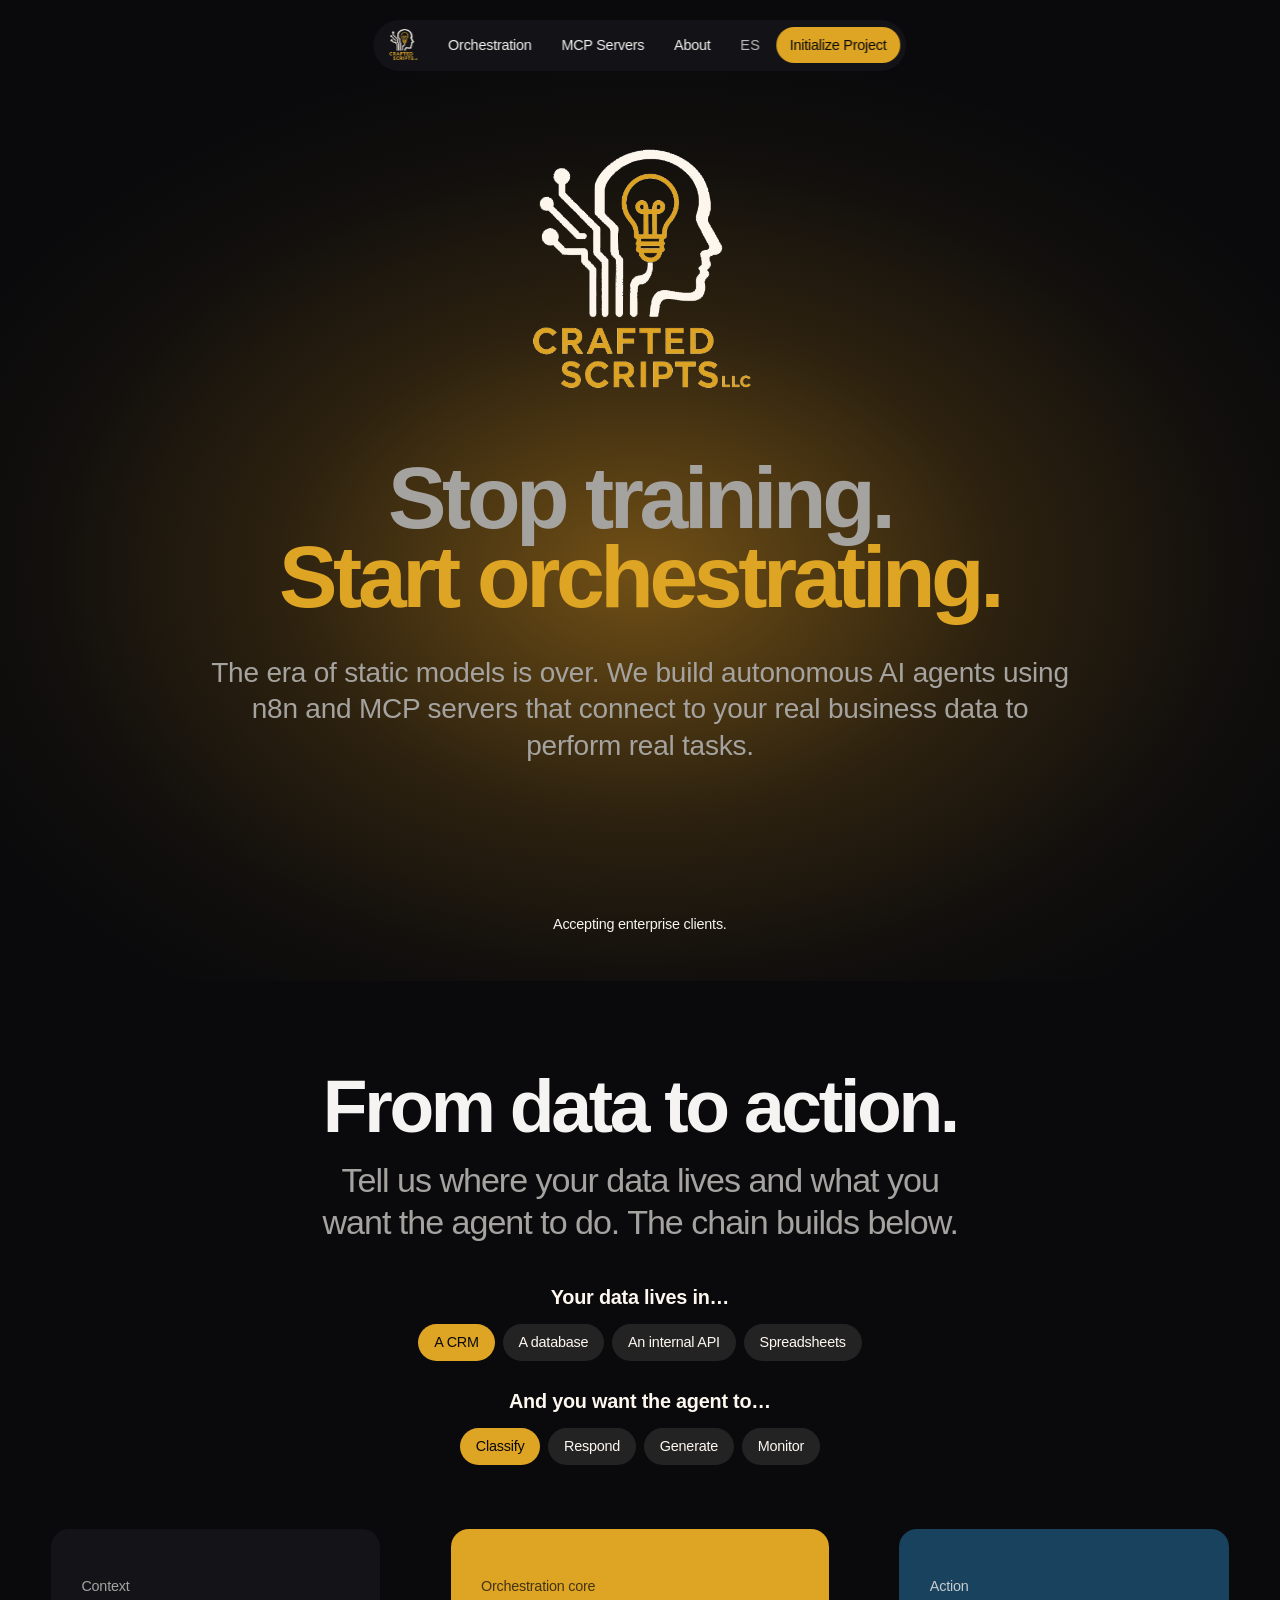
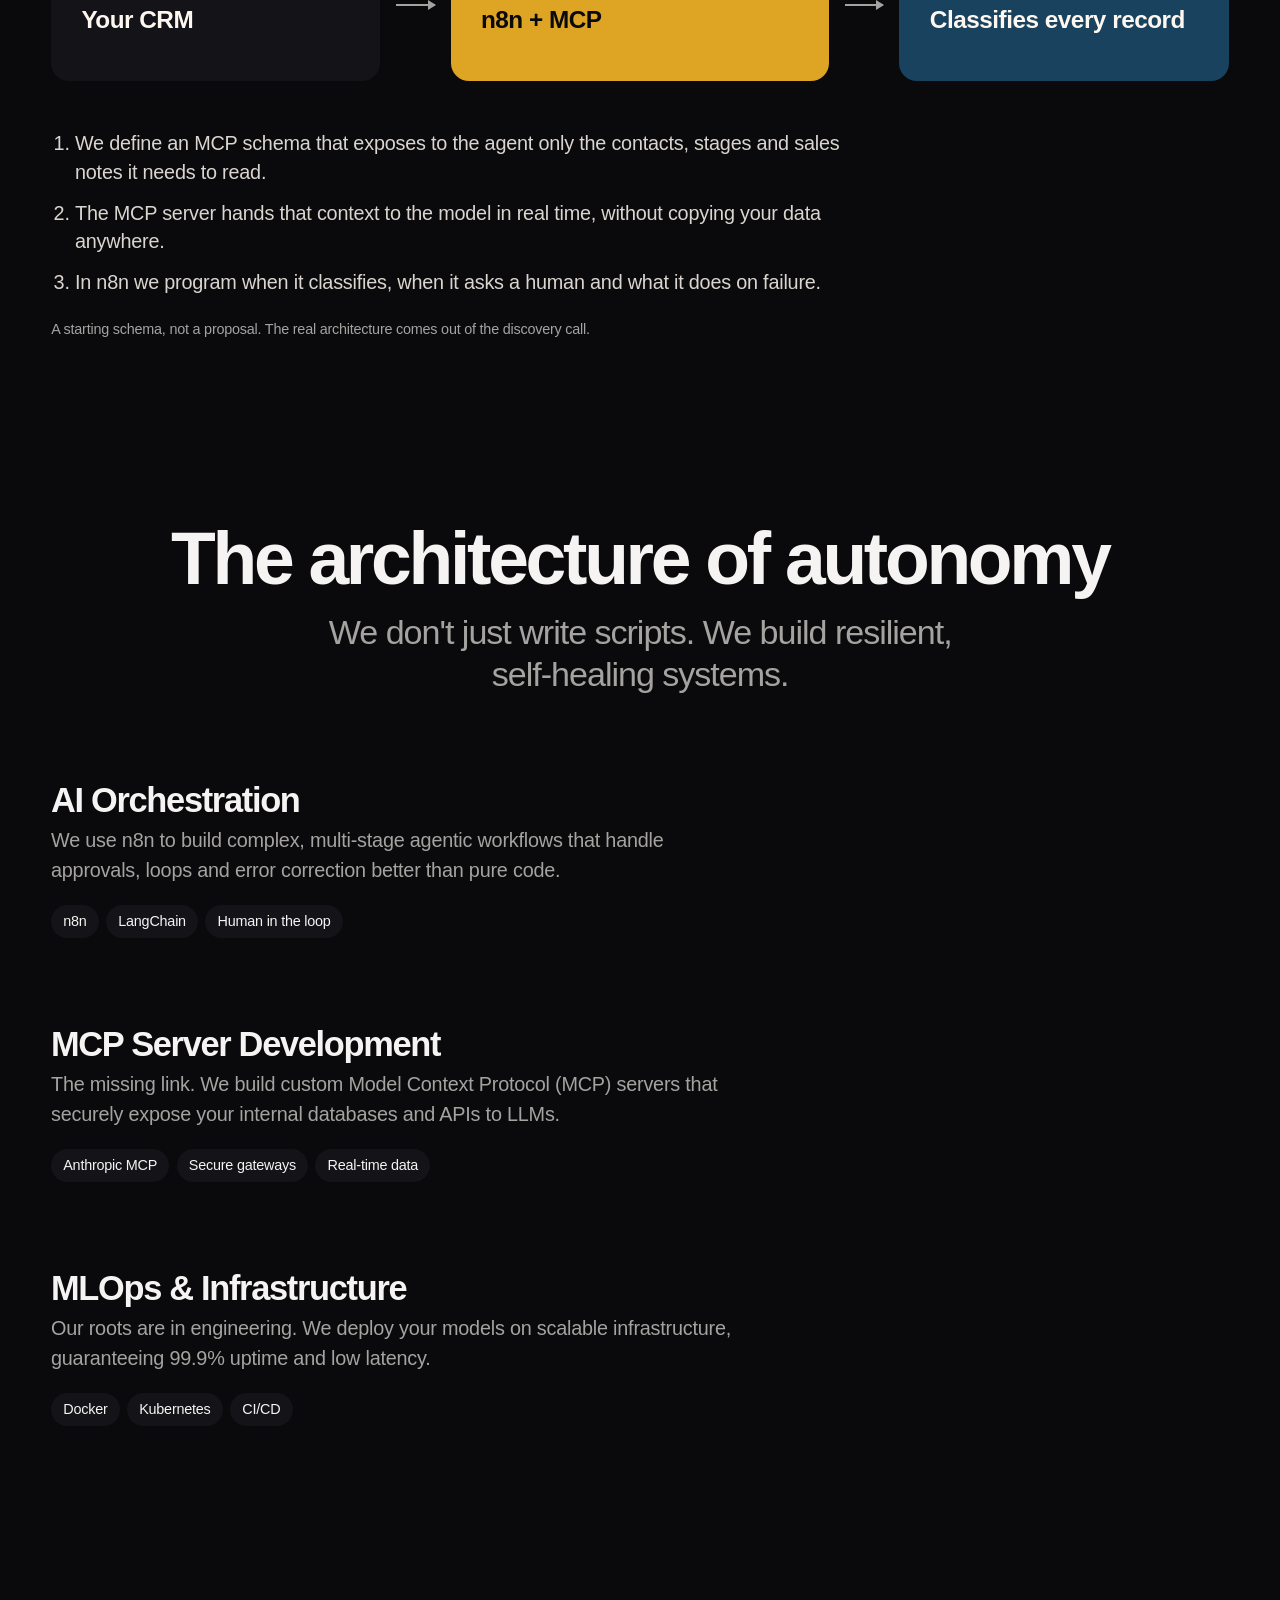
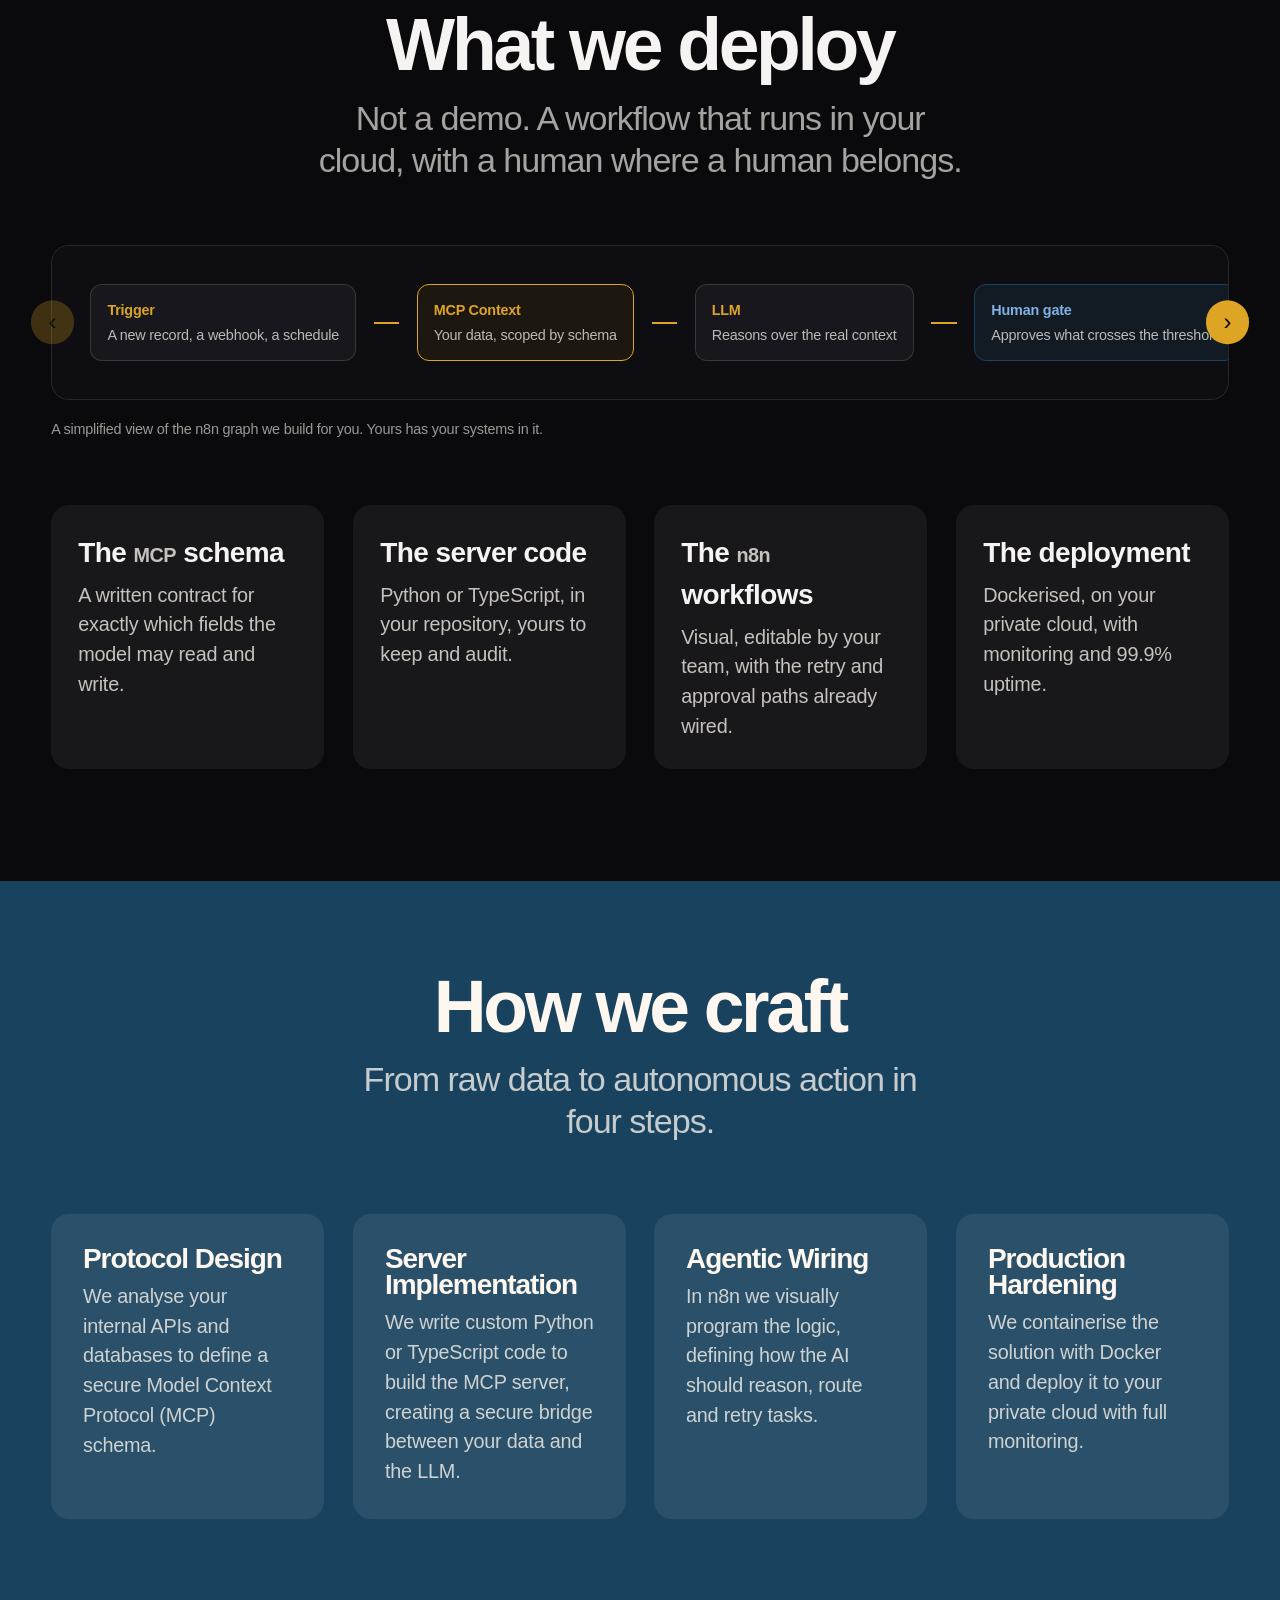
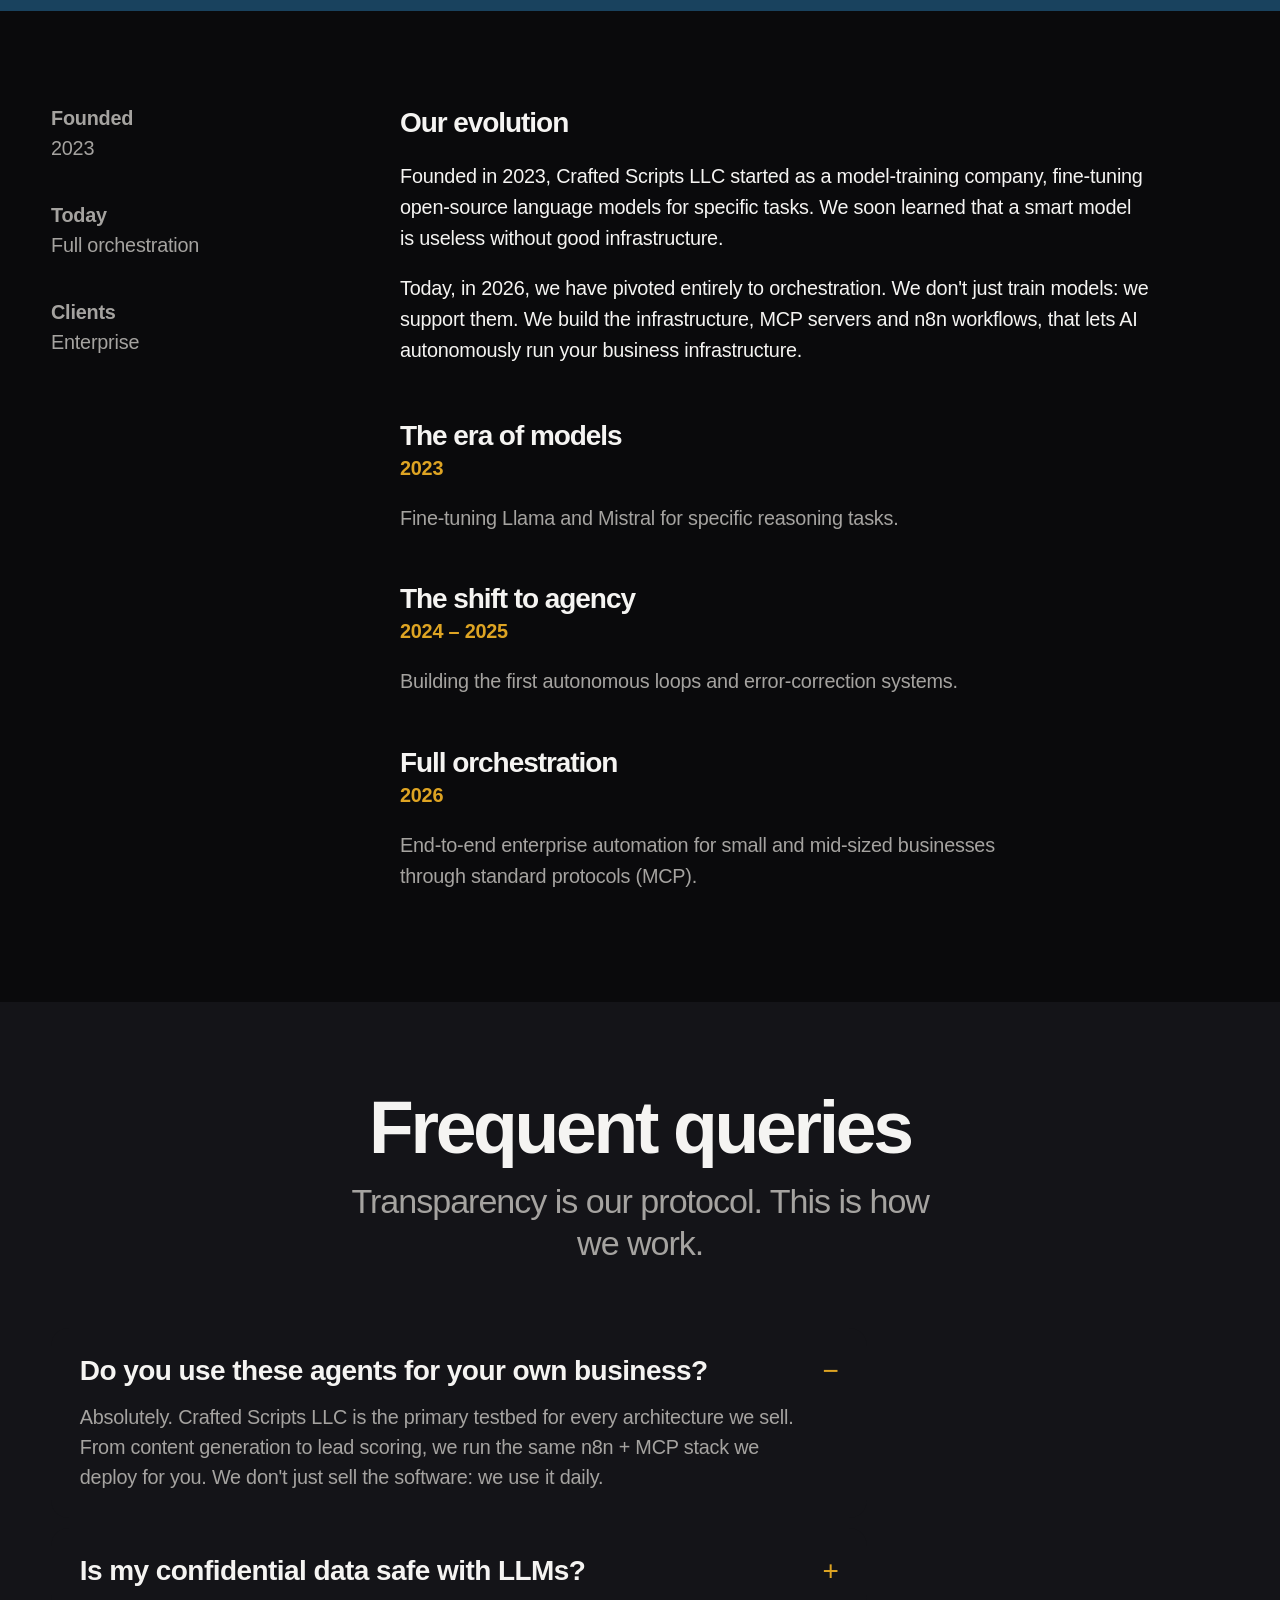
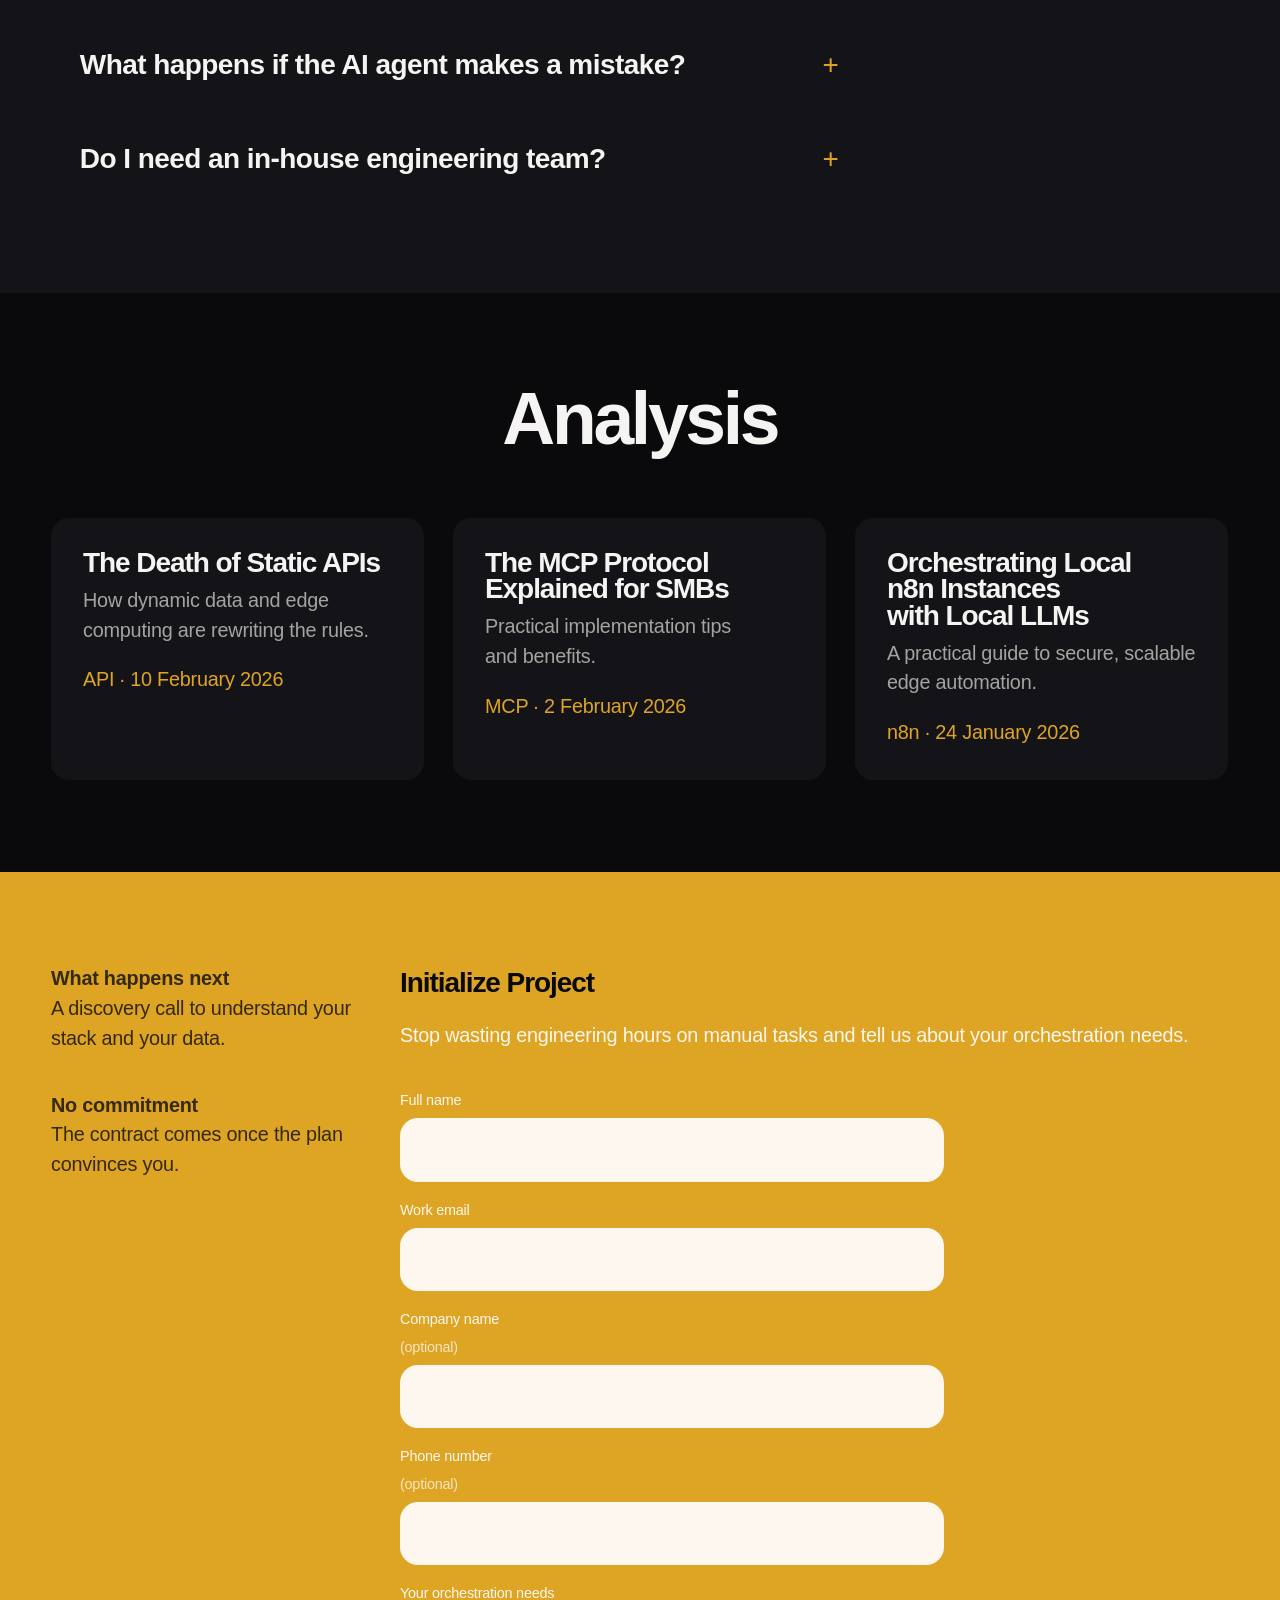
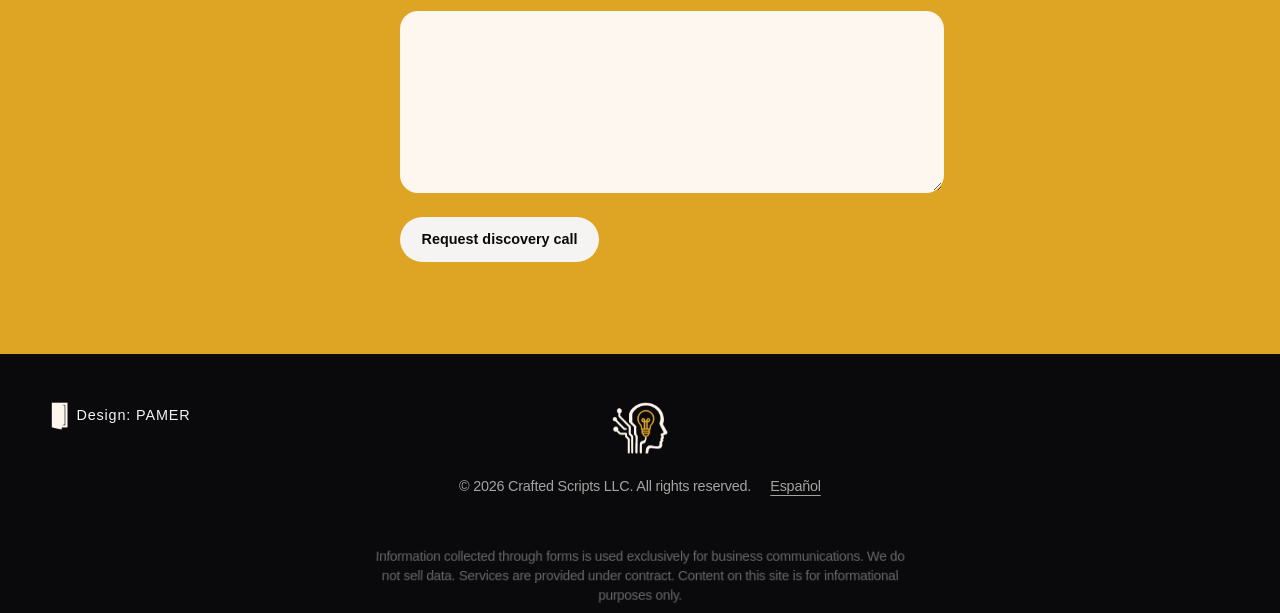
<file: crafted-scripts-web/index.html>
<!DOCTYPE html>
<html lang="en">
<head>
  <meta charset="UTF-8" />
  <meta name="viewport" content="width=device-width, initial-scale=1.0" />
  <title>Crafted Scripts LLC — Agent orchestration with n8n and MCP</title>
  <meta name="description" content="We build autonomous AI agents using n8n and MCP servers that connect to your real business data to perform real tasks. Crafted Scripts LLC." />
  <link rel="alternate" hreflang="es" href="index.es.html">
  <link rel="alternate" hreflang="en" href="index.html">
  <link rel="preconnect" href="https://api.fontshare.com">
  <link rel="preconnect" href="https://cdn.fontshare.com" crossorigin>
  <link rel="stylesheet" href="css/site.css">
  <link rel="stylesheet" href="css/index.css">
  <link rel="stylesheet" href="css/pages.css">
  <link rel="stylesheet" href="css/brandkit.css">
  <link rel="stylesheet" href="css/orquesta.css">
</head>
<body>

<a class="skip" href="#main">Skip to content</a>

<nav class="nav">
  <a class="nav__mark" href="#top" aria-label="Crafted Scripts LLC, home">
    <img src="img/logo/logo-principal-oscuro.png" alt="Crafted Scripts LLC" translate="no" width="1024" height="1024">
  </a>
  <button class="burger" type="button" aria-label="Menu" aria-expanded="false" aria-controls="navlinks"><span></span></button>
  <div class="nav__links" id="navlinks">
    <a href="#services">Orchestration</a>
    <a href="#services">MCP Servers</a>
    <a href="#about">About</a>
    <a class="lang" href="index.es.html" hreflang="es" lang="es">ES</a>
    <a class="btn" href="#contact">Initialize Project</a>
  </div>
</nav>

<main id="main">

  <!-- ============ 1. Hero ============ -->
  <section class="hero hero--orq" id="top" data-chapter="paper">
    <div class="hero__inner wrap">
      <div class="hero__logo tilt" data-rise>
        <img src="img/logo/logo-principal-oscuro.png" alt="Crafted Scripts LLC" translate="no" width="1024" height="1024">
      </div>

      <h1 class="hero__claim" data-split>
        <span class="t-soft">Stop training.</span>
        <span class="t-full">Start orchestrating.</span>
      </h1>

      <p class="hero__support" data-rise>The era of static models is over. We build autonomous AI agents using <span translate="no">n8n</span> and <span translate="no">MCP</span> servers that connect to your real business data to perform real tasks.</p>

      <div class="hero__actions" data-rise>
        <a class="btn" href="#contact">Build your agent</a>
        <a class="btn btn--pale" href="#process">View architecture</a>
      </div>

      <p class="hero__note muted" data-rise>Accepting enterprise clients.</p>
    </div>
  </section>

  <!-- ============ 2. The core, running ============ -->
  <section id="core" class="field field--ink" data-chapter="ink">
    <div class="wrap" data-craft>
      <h2 class="head" data-rise>From data to action.</h2>
      <p class="statement statement--wide muted" style="margin-top:1.1rem" data-rise>Tell us where your data lives and what you want the agent to do. The chain builds below.</p>

      <div class="craft__controls" style="margin-top:2.5rem">
        <div class="craft__group">
          <span>Your data lives in…</span>
          <div class="craft__opts">
            <label><input type="radio" name="sector" value="crm" checked> A CRM</label>
            <label><input type="radio" name="sector" value="bd"> A database</label>
            <label><input type="radio" name="sector" value="api"> An internal API</label>
            <label><input type="radio" name="sector" value="hojas"> Spreadsheets</label>
          </div>
        </div>
        <div class="craft__group">
          <span>And you want the agent to…</span>
          <div class="craft__opts">
            <label><input type="radio" name="meta" value="clasifique" checked> Classify</label>
            <label><input type="radio" name="meta" value="responda"> Respond</label>
            <label><input type="radio" name="meta" value="genere"> Generate</label>
            <label><input type="radio" name="meta" value="vigile"> Monitor</label>
          </div>
        </div>
      </div>

      <div class="pipe flip" data-rise>
        <div class="flip__face pipe__inner">
          <figure class="pipe__node pipe__node--in">
            <figcaption>Context</figcaption>
            <p data-craft-source>Your CRM</p>
          </figure>

          <span class="pipe__arrow" aria-hidden="true"></span>

          <figure class="pipe__node pipe__node--core">
            <figcaption>Orchestration core</figcaption>
            <p>n8n + MCP</p>
          </figure>

          <span class="pipe__arrow" aria-hidden="true"></span>

          <figure class="pipe__node pipe__node--out">
            <figcaption>Action</figcaption>
            <p data-craft-title>Classifies every record</p>
          </figure>
        </div>
      </div>

      <ol class="pipe__steps" data-craft-steps>
        <li>We define an <span translate="no">MCP</span> schema that exposes to the agent only the contacts, stages and sales notes it needs to read.</li>
        <li>The <span translate="no">MCP</span> server hands that context to the model in real time, without copying your data anywhere.</li>
        <li>In <span translate="no">n8n</span> we program when it classifies, when it asks a human and what it does on failure.</li>
      </ol>
      <p class="craft__note muted">A starting schema, not a proposal. The real architecture comes out of the discovery call.</p>
    </div>
  </section>

  <!-- ============ 3. Services ============ -->
  <section id="services" class="field field--paper" data-chapter="paper">
    <div class="wrap">
      <h2 class="head" data-rise>The architecture of autonomy</h2>
      <p class="statement statement--wide muted" style="margin-top:1.1rem" data-rise>We don't just write scripts. We build resilient, self-healing systems.</p>

      <div class="alt" style="margin-top:clamp(3rem,7vw,6rem)" data-stagger>
        <article class="alt__item alt__item--text lift" data-rise>
          <div class="lift__face">
            <h3 class="alt__title">AI Orchestration</h3>
            <p class="alt__text muted">We use <span translate="no">n8n</span> to build complex, multi-stage agentic workflows that handle approvals, loops and error correction better than pure code.</p>
            <ul class="tags"><li>n8n</li><li>LangChain</li><li>Human in the loop</li></ul>
          </div>
        </article>

        <article class="alt__item alt__item--text lift" data-rise>
          <div class="lift__face">
            <h3 class="alt__title">MCP Server Development</h3>
            <p class="alt__text muted">The missing link. We build custom Model Context Protocol (<span translate="no">MCP</span>) servers that securely expose your internal databases and APIs to LLMs.</p>
            <ul class="tags"><li>Anthropic MCP</li><li>Secure gateways</li><li>Real-time data</li></ul>
          </div>
        </article>

        <article class="alt__item alt__item--text lift" data-rise>
          <div class="lift__face">
            <h3 class="alt__title">MLOps &amp; Infrastructure</h3>
            <p class="alt__text muted">Our roots are in engineering. We deploy your models on scalable infrastructure, guaranteeing 99.9% uptime and low latency.</p>
            <ul class="tags"><li>Docker</li><li>Kubernetes</li><li>CI/CD</li></ul>
          </div>
        </article>
      </div>
    </div>
  </section>


  <!-- ============ What we deploy ============ -->
  <section id="deploy" class="field field--ink" data-chapter="ink">
    <div class="wrap">
      <h2 class="head" data-rise>What we deploy</h2>
      <p class="statement statement--wide muted" style="margin-top:1.1rem" data-rise>Not a demo. A workflow that runs in your cloud, with a human where a human belongs.</p>

      <div class="rail">
        <button class="rail__btn rail__btn--prev" type="button" aria-label="Previous steps" data-rail="-1">&lsaquo;</button>
        <button class="rail__btn rail__btn--next" type="button" aria-label="Next steps" data-rail="1">&rsaquo;</button>
      <div class="canvas" data-ui data-rise>
        <div class="canvas__row">
          <div class="node"><b>Trigger</b><span>A new record, a <span translate="no">webhook</span>, a schedule</span></div>
          <span class="wire" style="--wire-d:0ms"></span>
          <div class="node node--core"><b>MCP Context</b><span>Your data, scoped by schema</span></div>
          <span class="wire" style="--wire-d:350ms"></span>
          <div class="node"><b>LLM</b><span>Reasons over the real context</span></div>
          <span class="wire" style="--wire-d:700ms"></span>
          <div class="node node--human"><b>Human gate</b><span>Approves what crosses the threshold</span></div>
          <span class="wire" style="--wire-d:1050ms"></span>
          <div class="node"><b>Action</b><span>Writes back, sends, files, alerts</span></div>
          <span class="wire" style="--wire-d:1400ms"></span>
          <div class="node"><b>Retry &amp; log</b><span>Self-heals, records every run</span></div>
        </div>
      </div>
      </div>
      <p class="canvas__note">A simplified view of the <span translate="no">n8n</span> graph we build for you. Yours has your systems in it.</p>

      <ul class="deliver" data-stagger>
        <li class="lift" data-rise><div class="lift__face"><b>The <span translate="no">MCP</span> schema</b><span>A written contract for exactly which fields the model may read and write.</span></div></li>
        <li class="lift" data-rise><div class="lift__face"><b>The server code</b><span>Python or <span translate="no">TypeScript</span>, in your repository, yours to keep and audit.</span></div></li>
        <li class="lift" data-rise><div class="lift__face"><b>The <span translate="no">n8n</span> workflows</b><span>Visual, editable by your team, with the retry and approval paths already wired.</span></div></li>
        <li class="lift" data-rise><div class="lift__face"><b>The deployment</b><span>Dockerised, on your private cloud, with monitoring and 99.9% uptime.</span></div></li>
      </ul>
    </div>
  </section>

  <!-- ============ 4. How we craft ============ -->
  <section id="process" class="field field--navy" data-chapter="navy">
    <div class="wrap">
      <h2 class="head" data-rise>How we craft</h2>
      <p class="statement statement--wide muted" style="margin-top:1.1rem" data-rise>From raw data to autonomous action in four steps.</p>

      <ol class="steps" data-stagger>
        <li class="step lift" data-rise>
          <div class="lift__face">
            <h3>Protocol Design</h3>
            <p>We analyse your internal APIs and databases to define a secure Model Context Protocol (<span translate="no">MCP</span>) schema.</p>
          </div>
        </li>
        <li class="step lift" data-rise>
          <div class="lift__face">
            <h3>Server Implementation</h3>
            <p>We write custom <span translate="no">Python</span> or <span translate="no">TypeScript</span> code to build the <span translate="no">MCP</span> server, creating a secure bridge between your data and the <span translate="no">LLM</span>.</p>
          </div>
        </li>
        <li class="step lift" data-rise>
          <div class="lift__face">
            <h3>Agentic Wiring</h3>
            <p>In <span translate="no">n8n</span> we visually program the logic, defining how the AI should reason, route and retry tasks.</p>
          </div>
        </li>
        <li class="step lift" data-rise>
          <div class="lift__face">
            <h3>Production Hardening</h3>
            <p>We containerise the solution with <span translate="no">Docker</span> and deploy it to your private cloud with full monitoring.</p>
          </div>
        </li>
      </ol>
    </div>
  </section>

  <!-- ============ 5. Our evolution ============ -->
  <section id="about" class="field field--paper" data-chapter="paper">
    <div class="wrap read">
      <div class="read__aside muted" data-rise>
        <p><b>Founded</b>2023</p>
        <p><b>Today</b>Full orchestration</p>
        <p><b>Clients</b>Enterprise</p>
      </div>

      <div class="read__body" data-rise>
        <h2 class="read__lead">Our evolution</h2>

        <p>Founded in 2023, Crafted Scripts LLC started as a model-training company, fine-tuning open-source language models for specific tasks. We soon learned that a smart model is useless without good infrastructure.</p>

        <p>Today, in 2026, we have pivoted entirely to orchestration. We don't just train models: we support them. We build the infrastructure, <span translate="no">MCP</span> servers and <span translate="no">n8n</span> workflows, that lets AI autonomously run your business infrastructure.</p>

        <ol class="era" data-stagger>
          <li data-rise>
            <h3>The era of models</h3>
            <p class="era__when">2023</p>
            <p class="muted">Fine-tuning <span translate="no">Llama</span> and <span translate="no">Mistral</span> for specific reasoning tasks.</p>
          </li>
          <li data-rise>
            <h3>The shift to agency</h3>
            <p class="era__when">2024 – 2025</p>
            <p class="muted">Building the first autonomous loops and error-correction systems.</p>
          </li>
          <li data-rise>
            <h3>Full orchestration</h3>
            <p class="era__when">2026</p>
            <p class="muted">End-to-end enterprise automation for small and mid-sized businesses through standard protocols (<span translate="no">MCP</span>).</p>
          </li>
        </ol>
      </div>
    </div>
  </section>

  <!-- ============ 6. FAQ ============ -->
  <section id="faq" class="field field--step" data-chapter="step">
    <div class="wrap">
      <h2 class="head" data-rise>Frequent queries</h2>
      <p class="statement statement--wide muted" style="margin-top:1.1rem" data-rise>Transparency is our protocol. This is how we work.</p>

      <div class="faq" data-stagger>
        <details class="faq__item" data-rise open>
          <summary>Do you use these agents for your own business?</summary>
          <p>Absolutely. Crafted Scripts LLC is the primary testbed for every architecture we sell. From content generation to lead scoring, we run the same <span translate="no">n8n</span> + <span translate="no">MCP</span> stack we deploy for you. We don't just sell the software: we use it daily.</p>
        </details>

        <details class="faq__item" data-rise>
          <summary>Is my confidential data safe with LLMs?</summary>
          <p class="faq__todo">Answer missing: it was not on the original page.</p>
        </details>

        <details class="faq__item" data-rise>
          <summary>What happens if the AI agent makes a mistake?</summary>
          <p class="faq__todo">Answer missing: it was not on the original page.</p>
        </details>

        <details class="faq__item" data-rise>
          <summary>Do I need an in-house engineering team?</summary>
          <p class="faq__todo">Answer missing: it was not on the original page.</p>
        </details>
      </div>
    </div>
  </section>

  <!-- ============ 7. Analysis ============ -->
  <section id="blog" class="field field--paper" data-chapter="paper">
    <div class="wrap">
      <h2 class="head" data-rise>Analysis</h2>

      <div class="posts" data-stagger>
        <article class="post lift" data-rise>
          <a class="lift__face" href="https://www.craftedscriptsllc.ai/blog/the-death-of-static-apis">
            <h3>The Death of Static APIs</h3>
            <p class="muted">How dynamic data and edge computing are rewriting the rules.</p>
            <p class="post__meta">API · 10 February 2026</p>
          </a>
        </article>

        <article class="post lift" data-rise>
          <a class="lift__face" href="https://www.craftedscriptsllc.ai/blog/the-mcp-protocol-explained">
            <h3>The <span translate="no">MCP</span> Protocol Explained for SMBs</h3>
            <p class="muted">Practical implementation tips and benefits.</p>
            <p class="post__meta">MCP · 2 February 2026</p>
          </a>
        </article>

        <article class="post lift" data-rise>
          <a class="lift__face" href="https://www.craftedscriptsllc.ai/blog/orchestrating-local-n8n-llms">
            <h3>Orchestrating Local <span translate="no">n8n</span> Instances with Local LLMs</h3>
            <p class="muted">A practical guide to secure, scalable edge automation.</p>
            <p class="post__meta">n8n · 24 January 2026</p>
          </a>
        </article>
      </div>
    </div>
  </section>

  <!-- ============ 8. Initialize project ============ -->
  <section id="contact" class="field field--amber" data-chapter="amber">
    <div class="wrap read">
      <div class="read__aside" data-rise>
        <p><b>What happens next</b>A discovery call to understand your stack and your data.</p>
        <p><b>No commitment</b>The contract comes once the plan convinces you.</p>
      </div>

      <div data-rise>
        <h2 class="read__lead">Initialize Project</h2>
        <p>Stop wasting engineering hours on manual tasks and tell us about your orchestration needs.</p>

        <form class="form" action="Enviar.php" method="POST">
          <label for="nombre">
            Full name
            <input type="text" id="nombre" name="nombre" autocomplete="name" required />
          </label>

          <label for="email">
            Work email
            <input type="email" id="email" name="email" autocomplete="email" required />
          </label>

          <label for="empresa">
            Company name <span class="muted">(optional)</span>
            <input type="text" id="empresa" name="empresa" autocomplete="organization" />
          </label>

          <label for="telefono">
            Phone number <span class="muted">(optional)</span>
            <input type="tel" id="telefono" name="telefono" autocomplete="tel" />
          </label>

          <label for="mensaje">
            Your orchestration needs
            <textarea id="mensaje" name="mensaje" rows="5" required></textarea>
          </label>

          <button class="btn btn--ink" type="submit">Request discovery call</button>
        </form>
      </div>
    </div>
  </section>

</main>

<footer class="foot">
  <span class="sello" data-rise title="PAMER">
    <img src="img/logo/sello-pamer.png" alt="PAMER" width="192" height="324" loading="lazy">
    <span class="sello__txt">Design: PAMER</span>
  </span>

  <img class="foot__symbol" src="img/logo/logo-simbolo-oscuro.png" alt="Crafted Scripts LLC" width="655" height="611" loading="lazy" data-rise>

  <div class="foot__legal" data-rise>
    <span>&copy; 2026 Crafted Scripts LLC. All rights reserved.</span>
    <span><a class="link" href="index.es.html" hreflang="es" lang="es">Espa&ntilde;ol</a></span>
  </div>

  <p class="foot__fine" data-rise>Information collected through forms is used exclusively for business communications. We do not sell data. Services are provided under contract. Content on this site is for informational purposes only.</p>
</footer>

<script src="js/site.js"></script>
</body>
</html>
</file>
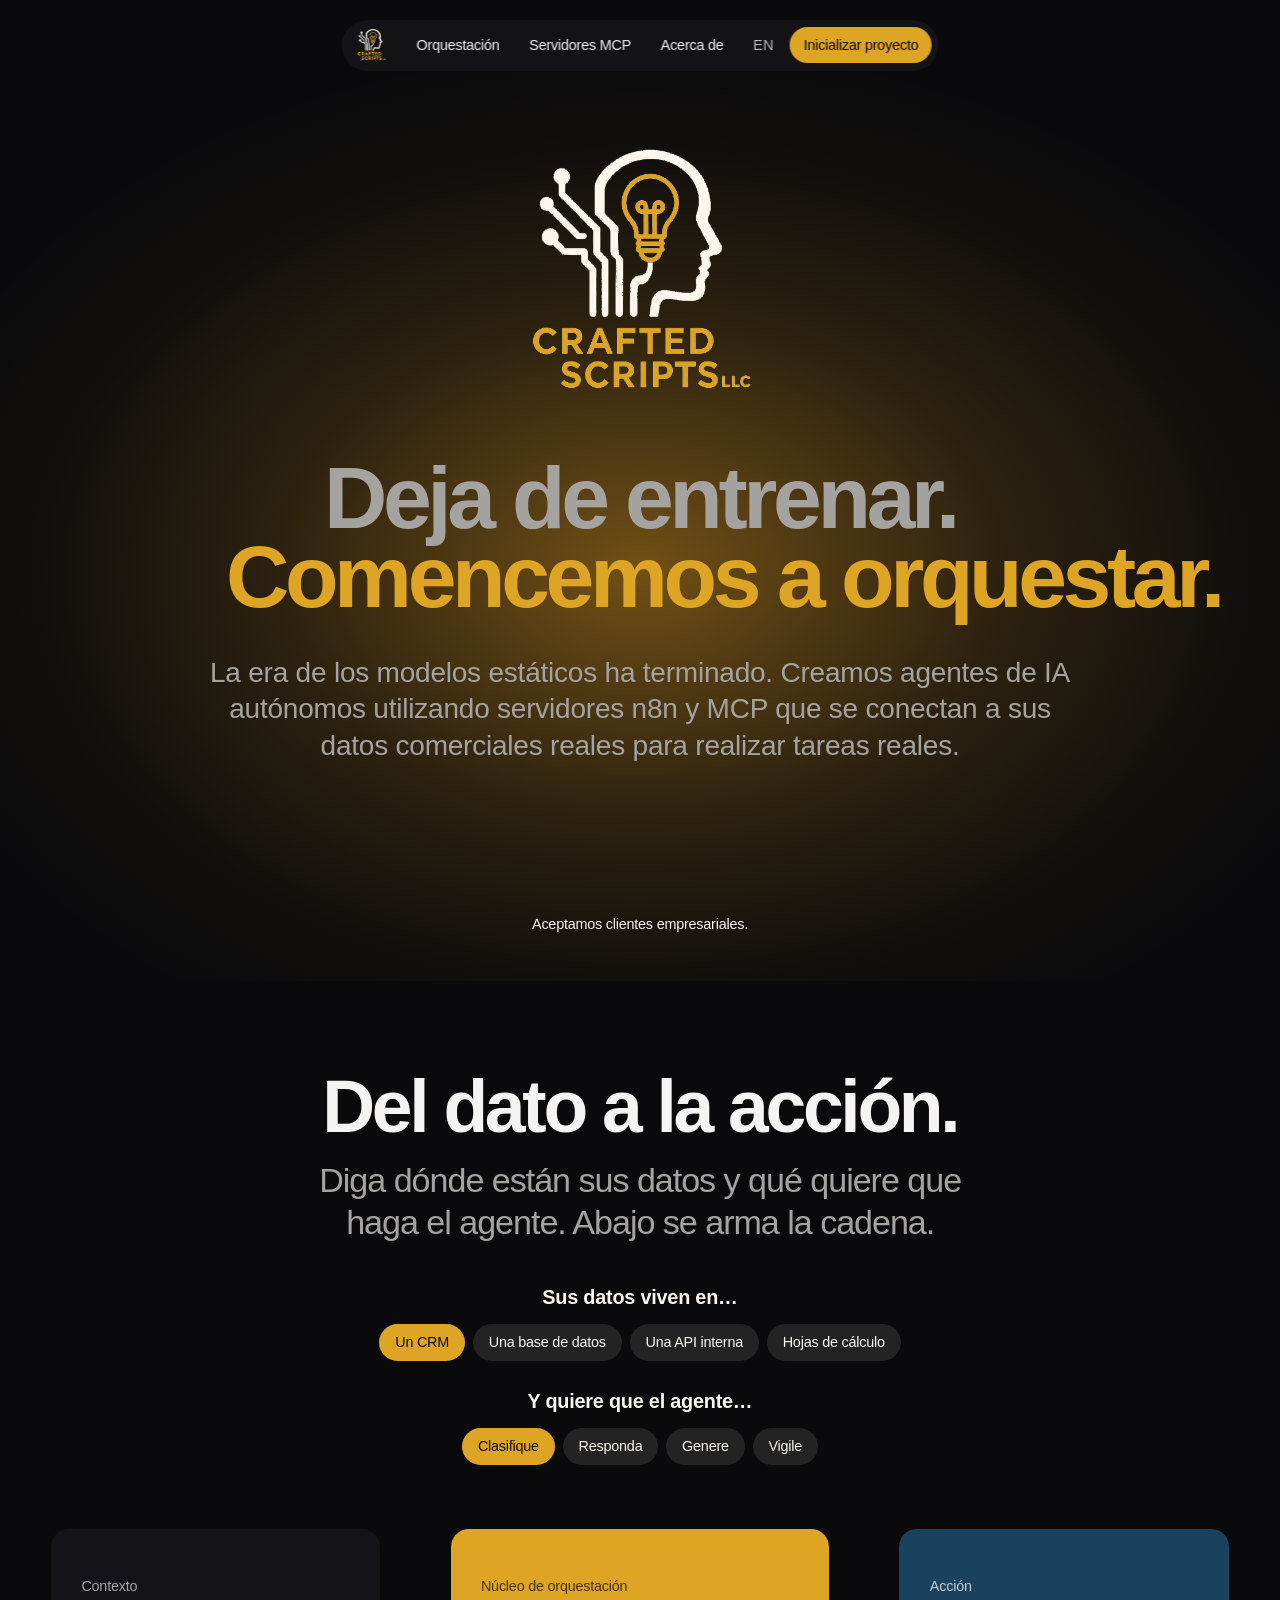
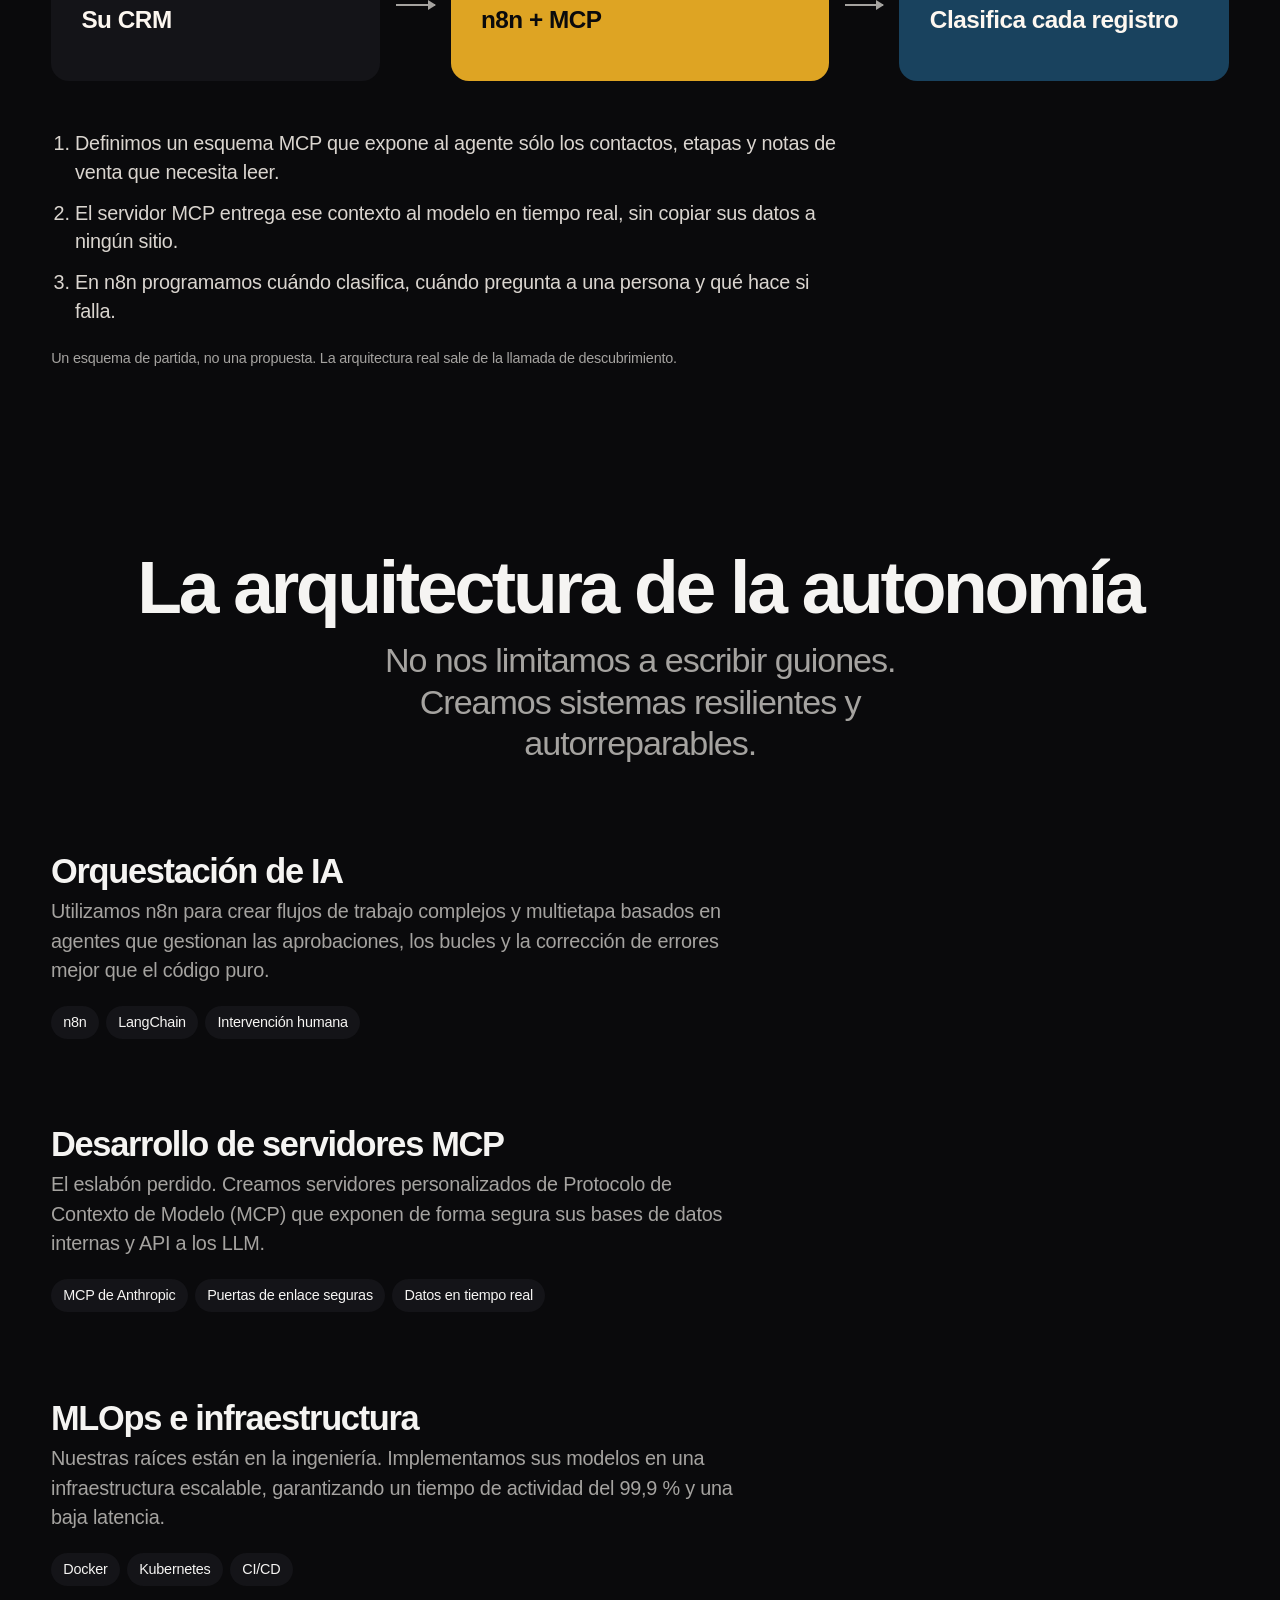
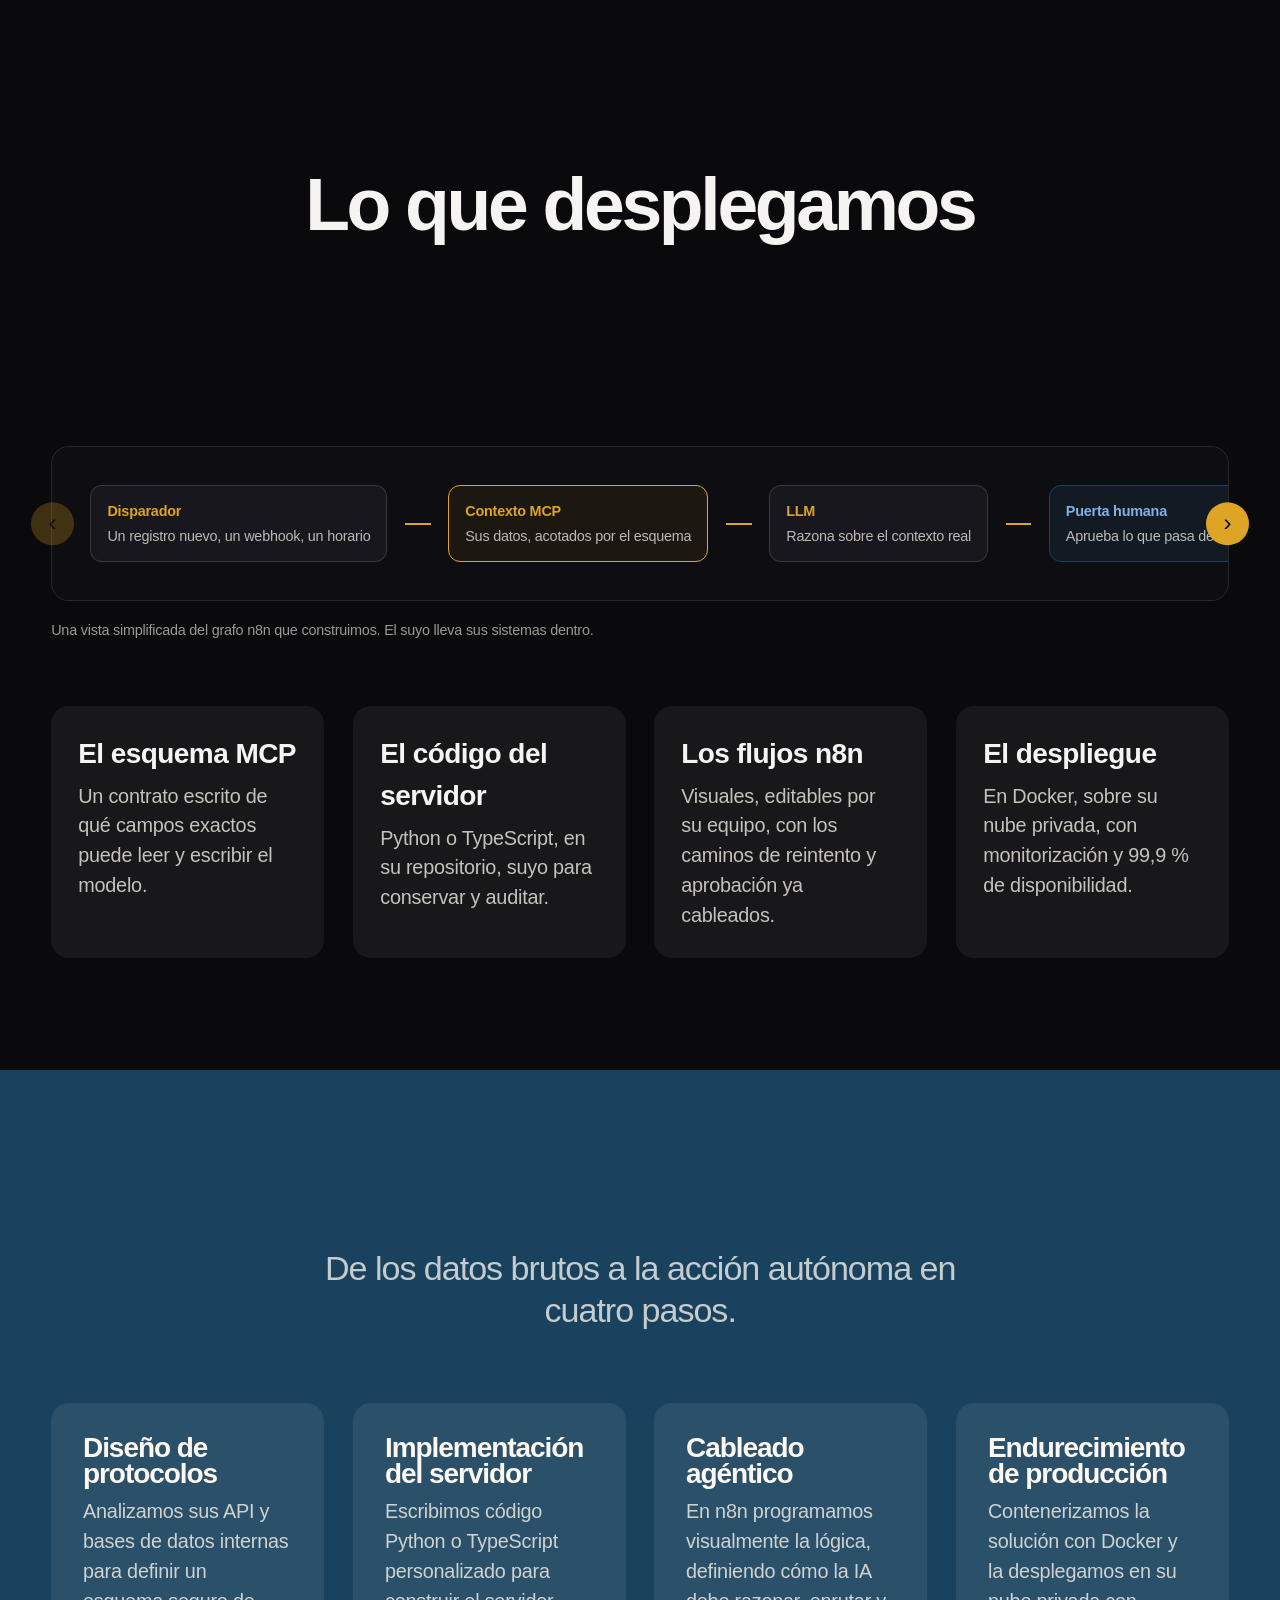
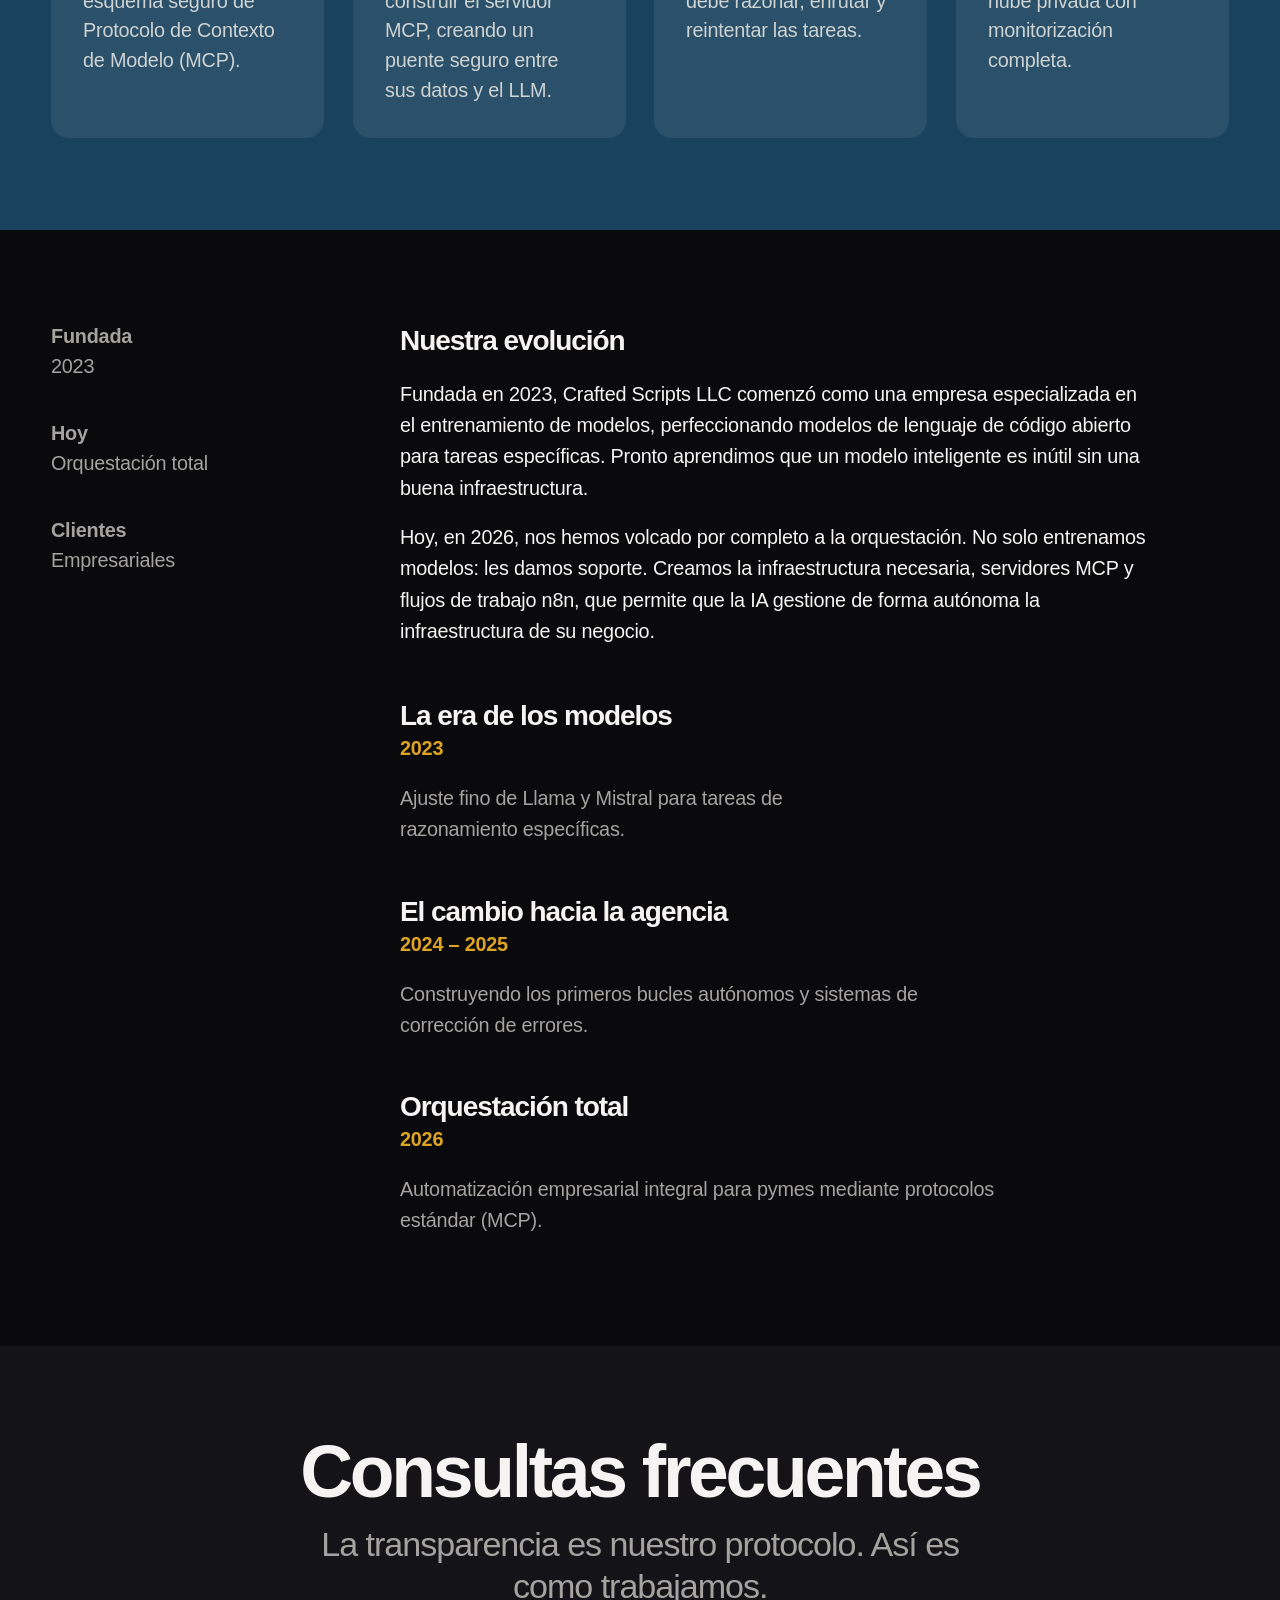
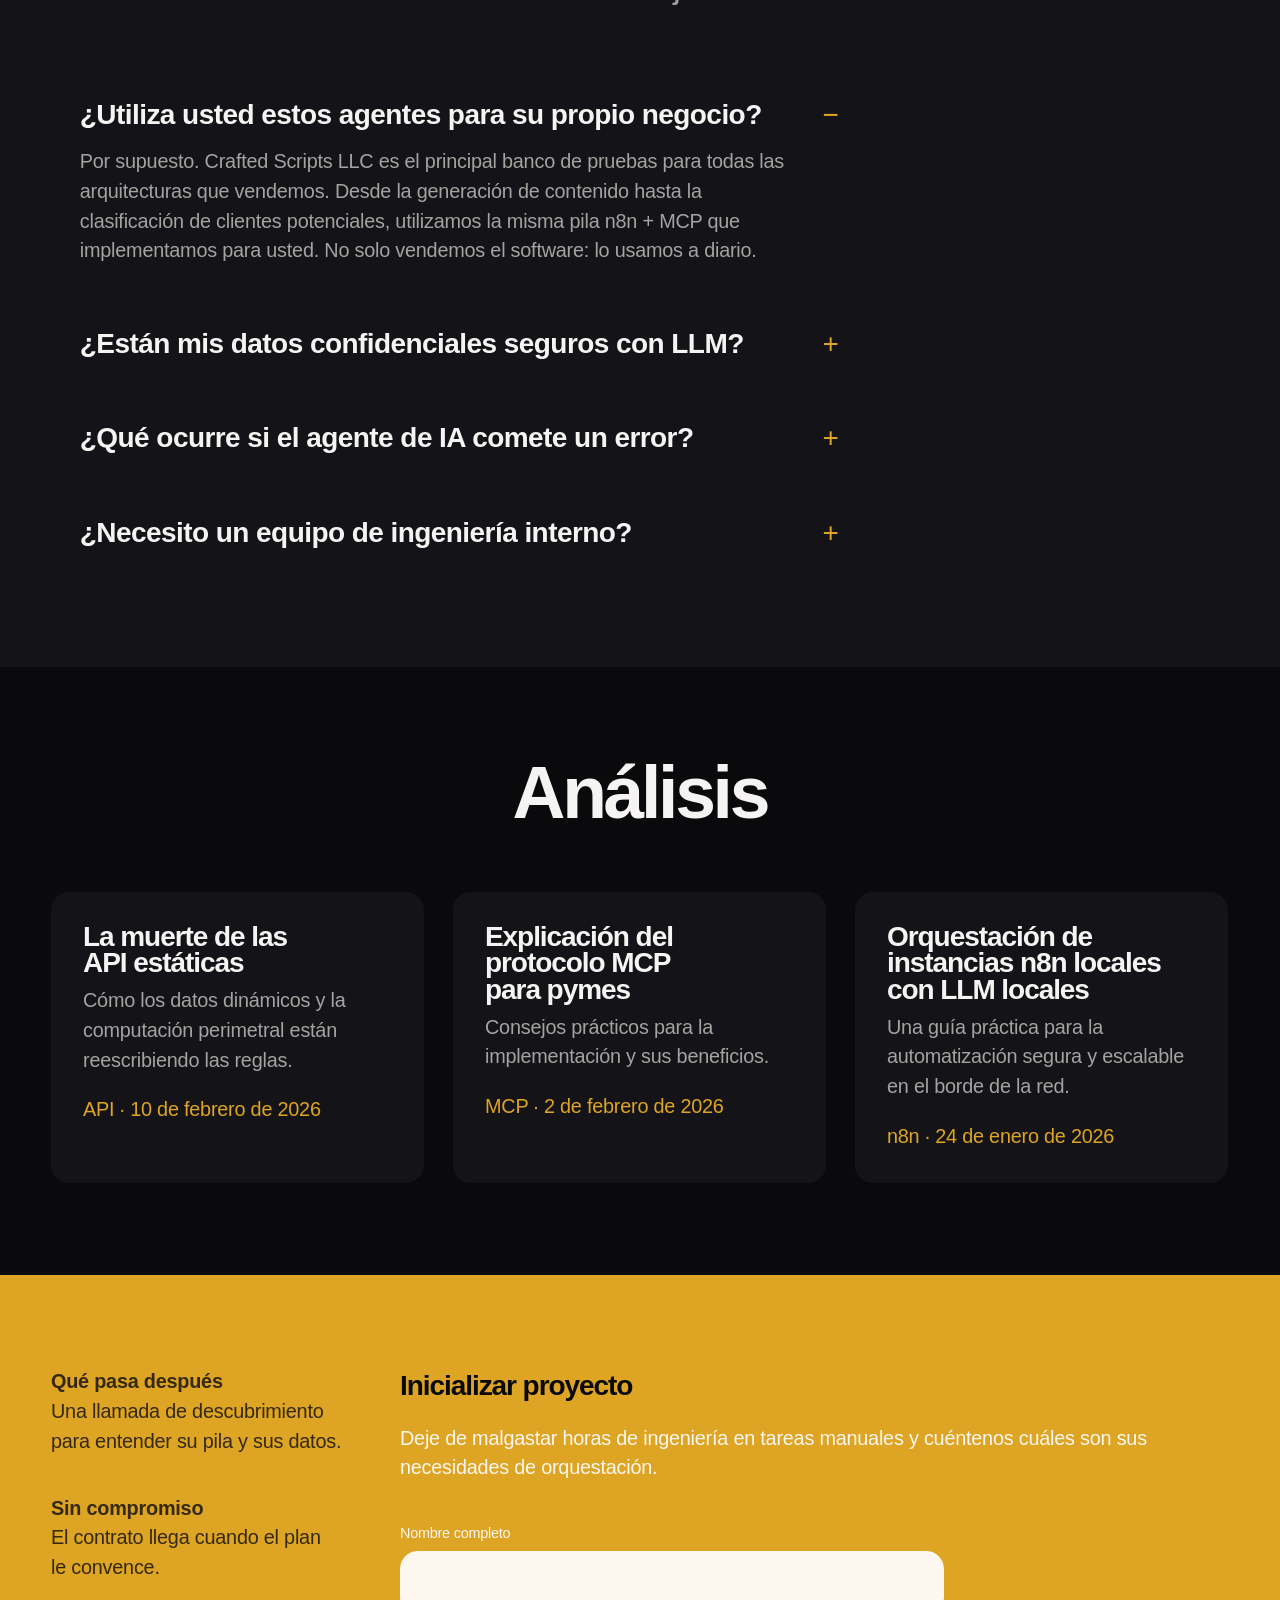
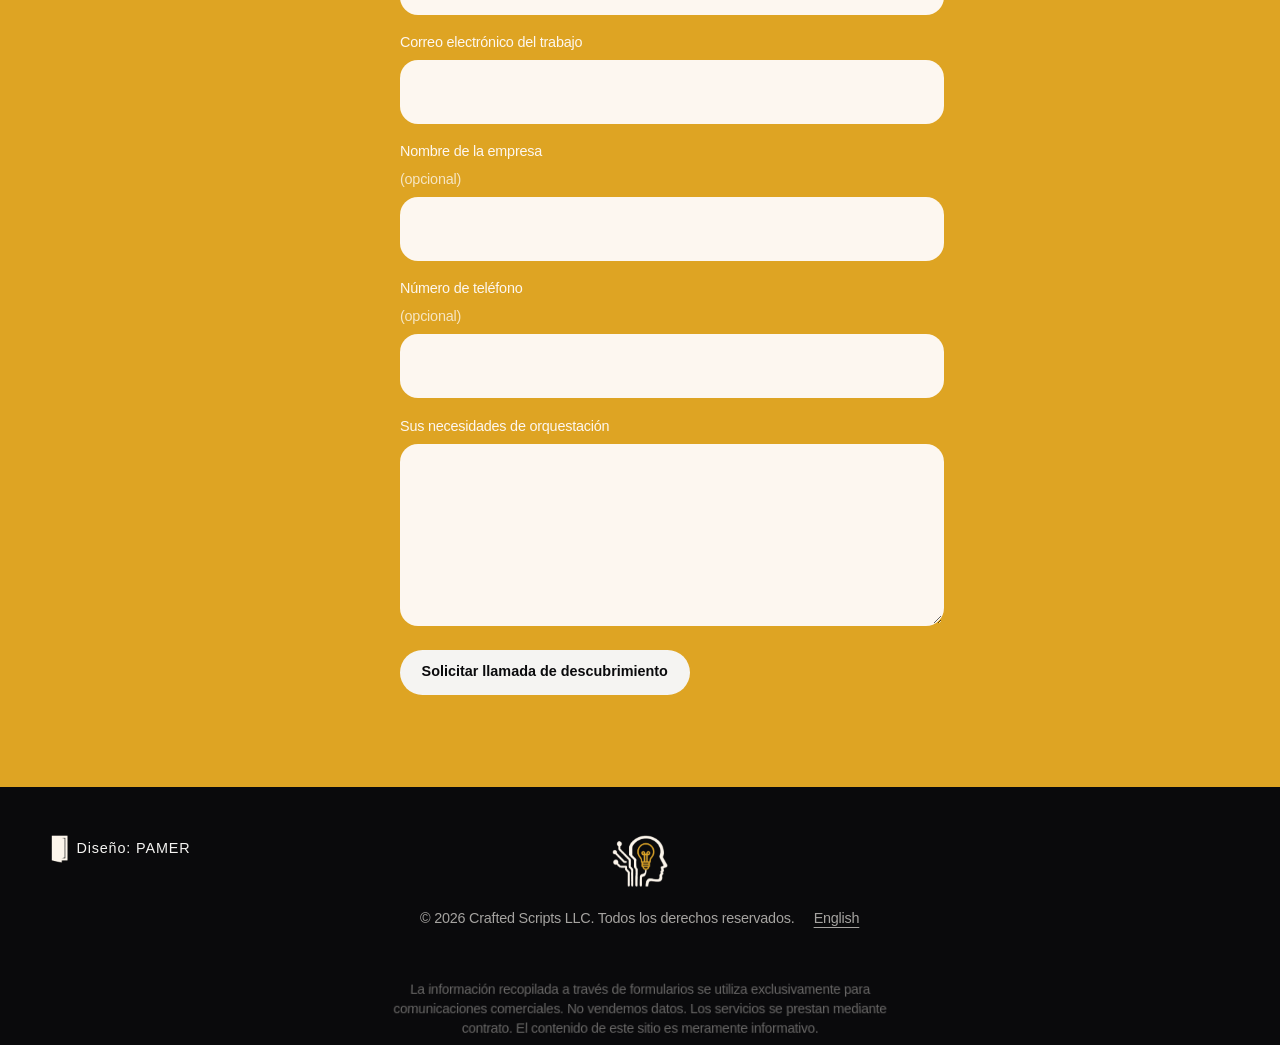
<file: crafted-scripts-web/index.es.html>
<!DOCTYPE html>
<html lang="es">
<head>
  <link rel="alternate" hreflang="en" href="index.html">
  <link rel="alternate" hreflang="es" href="index.es.html">
  <meta charset="UTF-8" />
  <meta name="viewport" content="width=device-width, initial-scale=1.0" />
  <title>Crafted Scripts LLC — Orquestación de agentes con n8n y MCP</title>
  <meta name="description" content="Creamos agentes de IA autónomos con n8n y servidores MCP que se conectan a sus datos comerciales reales para realizar tareas reales. Crafted Scripts LLC." />
  <link rel="preconnect" href="https://api.fontshare.com">
  <link rel="preconnect" href="https://cdn.fontshare.com" crossorigin>
  <link rel="stylesheet" href="css/site.css">
  <link rel="stylesheet" href="css/index.css">
  <link rel="stylesheet" href="css/pages.css">
  <link rel="stylesheet" href="css/brandkit.css">
  <link rel="stylesheet" href="css/orquesta.css">
</head>
<body>

<a class="skip" href="#principal">Saltar al contenido</a>

<nav class="nav">
  <a class="nav__mark" href="#inicio" aria-label="Crafted Scripts LLC, inicio">
    <img src="img/logo/logo-principal-oscuro.png" alt="Crafted Scripts LLC" translate="no" width="1024" height="1024">
  </a>
  <button class="burger" type="button" aria-label="Menú" aria-expanded="false" aria-controls="navlinks"><span></span></button>
  <div class="nav__links" id="navlinks">
    <a href="#servicios">Orquestación</a>
    <a href="#servicios">Servidores MCP</a>
    <a href="#acerca">Acerca de</a>
    <a class="lang" href="index.html" hreflang="en" lang="en">EN</a>
    <a class="btn" href="#contacto">Inicializar proyecto</a>
  </div>
</nav>

<main id="principal">

  <!-- ============ 1. Portada ============ -->
  <section class="hero hero--orq" id="inicio" data-chapter="paper">
    <div class="hero__inner wrap">
      <div class="hero__logo tilt" data-rise>
        <img src="img/logo/logo-principal-oscuro.png" alt="Crafted Scripts LLC" translate="no" width="1024" height="1024">
      </div>

      <h1 class="hero__claim" data-split>
        <span class="t-soft">Deja de entrenar.</span>
        <span class="t-full">Comencemos a orquestar.</span>
      </h1>

      <p class="hero__support" data-rise>La era de los modelos estáticos ha terminado. Creamos agentes de IA autónomos utilizando servidores <span translate="no">n8n</span> y <span translate="no">MCP</span> que se conectan a sus datos comerciales reales para realizar tareas reales.</p>

      <div class="hero__actions" data-rise>
        <a class="btn" href="#contacto">Crea tu agente</a>
        <a class="btn btn--pale" href="#proceso">Ver arquitectura</a>
      </div>

      <p class="hero__note muted" data-rise>Aceptamos clientes empresariales.</p>
    </div>
  </section>

  <!-- ============ 2. El núcleo, en marcha ============ -->
  <section id="nucleo" class="field field--ink" data-chapter="ink">
    <div class="wrap" data-craft>
      <h2 class="head" data-rise>Del dato a la acción.</h2>
      <p class="statement statement--wide muted" style="margin-top:1.1rem" data-rise>Diga dónde están sus datos y qué quiere que haga el agente. Abajo se arma la cadena.</p>

      <div class="craft__controls" style="margin-top:2.5rem">
        <div class="craft__group">
          <span>Sus datos viven en…</span>
          <div class="craft__opts">
            <label><input type="radio" name="sector" value="crm" checked> Un CRM</label>
            <label><input type="radio" name="sector" value="bd"> Una base de datos</label>
            <label><input type="radio" name="sector" value="api"> Una <span translate="no">API</span> interna</label>
            <label><input type="radio" name="sector" value="hojas"> Hojas de cálculo</label>
          </div>
        </div>
        <div class="craft__group">
          <span>Y quiere que el agente…</span>
          <div class="craft__opts">
            <label><input type="radio" name="meta" value="clasifique" checked> Clasifique</label>
            <label><input type="radio" name="meta" value="responda"> Responda</label>
            <label><input type="radio" name="meta" value="genere"> Genere</label>
            <label><input type="radio" name="meta" value="vigile"> Vigile</label>
          </div>
        </div>
      </div>

      <!-- La cadena: contexto, núcleo, acción -->
      <div class="pipe flip" data-rise>
        <div class="flip__face pipe__inner">
          <figure class="pipe__node pipe__node--in">
            <figcaption>Contexto</figcaption>
            <p data-craft-source>Su CRM</p>
          </figure>

          <span class="pipe__arrow" aria-hidden="true"></span>

          <figure class="pipe__node pipe__node--core">
            <figcaption>Núcleo de orquestación</figcaption>
            <p>n8n + MCP</p>
          </figure>

          <span class="pipe__arrow" aria-hidden="true"></span>

          <figure class="pipe__node pipe__node--out">
            <figcaption>Acción</figcaption>
            <p data-craft-title>Clasifica cada registro</p>
          </figure>
        </div>
      </div>

      <ol class="pipe__steps" data-craft-steps>
        <li>Definimos un esquema <span translate="no">MCP</span> que expone sólo los campos de su CRM que el agente necesita leer.</li>
        <li>El servidor <span translate="no">MCP</span> entrega ese contexto al modelo en tiempo real, sin copiar sus datos a ningún sitio.</li>
        <li>En <span translate="no">n8n</span> programamos cuándo clasifica, cuándo pregunta a una persona y qué hace si falla.</li>
      </ol>
      <p class="craft__note muted">Un esquema de partida, no una propuesta. La arquitectura real sale de la llamada de descubrimiento.</p>
    </div>
  </section>

  <!-- ============ 3. Servicios ============ -->
  <section id="servicios" class="field field--paper" data-chapter="paper">
    <div class="wrap">
      <h2 class="head" data-rise>La arquitectura de la autonomía</h2>
      <p class="statement statement--wide muted" style="margin-top:1.1rem" data-rise>No nos limitamos a escribir guiones. Creamos sistemas resilientes y autorreparables.</p>

      <div class="alt" style="margin-top:clamp(3rem,7vw,6rem)" data-stagger>
        <article class="alt__item alt__item--text lift" data-rise>
          <div class="lift__face">
            <h3 class="alt__title">Orquestación de IA</h3>
            <p class="alt__text muted">Utilizamos <span translate="no">n8n</span> para crear flujos de trabajo complejos y multietapa basados en agentes que gestionan las aprobaciones, los bucles y la corrección de errores mejor que el código puro.</p>
            <ul class="tags"><li>n8n</li><li>LangChain</li><li>Intervención humana</li></ul>
          </div>
        </article>

        <article class="alt__item alt__item--text lift" data-rise>
          <div class="lift__face">
            <h3 class="alt__title">Desarrollo de servidores MCP</h3>
            <p class="alt__text muted">El eslabón perdido. Creamos servidores personalizados de Protocolo de Contexto de Modelo (<span translate="no">MCP</span>) que exponen de forma segura sus bases de datos internas y <span translate="no">API</span> a los <span translate="no">LLM</span>.</p>
            <ul class="tags"><li>MCP de Anthropic</li><li>Puertas de enlace seguras</li><li>Datos en tiempo real</li></ul>
          </div>
        </article>

        <article class="alt__item alt__item--text lift" data-rise>
          <div class="lift__face">
            <h3 class="alt__title">MLOps e infraestructura</h3>
            <p class="alt__text muted">Nuestras raíces están en la ingeniería. Implementamos sus modelos en una infraestructura escalable, garantizando un tiempo de actividad del 99,9 % y una baja latencia.</p>
            <ul class="tags"><li>Docker</li><li>Kubernetes</li><li>CI/CD</li></ul>
          </div>
        </article>
      </div>
    </div>
  </section>


  <!-- ============ Lo que desplegamos ============ -->
  <section id="despliegue" class="field field--ink" data-chapter="ink">
    <div class="wrap">
      <h2 class="head" data-rise>Lo que desplegamos</h2>
      <p class="statement statement--wide muted" style="margin-top:1.1rem" data-rise>No una demo. Un flujo que corre en su nube, con una persona donde hace falta una persona.</p>

      <div class="rail">
        <button class="rail__btn rail__btn--prev" type="button" aria-label="Pasos anteriores" data-rail="-1">&lsaquo;</button>
        <button class="rail__btn rail__btn--next" type="button" aria-label="Pasos siguientes" data-rail="1">&rsaquo;</button>
      <div class="canvas" data-ui data-rise>
        <div class="canvas__row">
          <div class="node"><b>Disparador</b><span>Un registro nuevo, un <span translate="no">webhook</span>, un horario</span></div>
          <span class="wire" style="--wire-d:0ms"></span>
          <div class="node node--core"><b>Contexto MCP</b><span>Sus datos, acotados por el esquema</span></div>
          <span class="wire" style="--wire-d:350ms"></span>
          <div class="node"><b>LLM</b><span>Razona sobre el contexto real</span></div>
          <span class="wire" style="--wire-d:700ms"></span>
          <div class="node node--human"><b>Puerta humana</b><span>Aprueba lo que pasa del umbral</span></div>
          <span class="wire" style="--wire-d:1050ms"></span>
          <div class="node"><b>Acci&oacute;n</b><span>Escribe, env&iacute;a, archiva, avisa</span></div>
          <span class="wire" style="--wire-d:1400ms"></span>
          <div class="node"><b>Reintento y registro</b><span>Se repara solo y deja traza de cada ejecuci&oacute;n</span></div>
        </div>
      </div>
      </div>
      <p class="canvas__note">Una vista simplificada del grafo <span translate="no">n8n</span> que construimos. El suyo lleva sus sistemas dentro.</p>

      <ul class="deliver" data-stagger>
        <li class="lift" data-rise><div class="lift__face"><b>El esquema MCP</b><span>Un contrato escrito de qu&eacute; campos exactos puede leer y escribir el modelo.</span></div></li>
        <li class="lift" data-rise><div class="lift__face"><b>El c&oacute;digo del servidor</b><span>Python o <span translate="no">TypeScript</span>, en su repositorio, suyo para conservar y auditar.</span></div></li>
        <li class="lift" data-rise><div class="lift__face"><b>Los flujos n8n</b><span>Visuales, editables por su equipo, con los caminos de reintento y aprobaci&oacute;n ya cableados.</span></div></li>
        <li class="lift" data-rise><div class="lift__face"><b>El despliegue</b><span>En <span translate="no">Docker</span>, sobre su nube privada, con monitorizaci&oacute;n y 99,9 % de disponibilidad.</span></div></li>
      </ul>
    </div>
  </section>

  <!-- ============ 4. Cómo elaboramos ============ -->
  <section id="proceso" class="field field--navy" data-chapter="navy">
    <div class="wrap">
      <h2 class="head" data-rise>Cómo elaboramos</h2>
      <p class="statement statement--wide muted" style="margin-top:1.1rem" data-rise>De los datos brutos a la acción autónoma en cuatro pasos.</p>

      <ol class="steps" data-stagger>
        <li class="step lift" data-rise>
          <div class="lift__face">
            <h3>Diseño de protocolos</h3>
            <p>Analizamos sus <span translate="no">API</span> y bases de datos internas para definir un esquema seguro de Protocolo de Contexto de Modelo (<span translate="no">MCP</span>).</p>
          </div>
        </li>
        <li class="step lift" data-rise>
          <div class="lift__face">
            <h3>Implementación del servidor</h3>
            <p>Escribimos código <span translate="no">Python</span> o <span translate="no">TypeScript</span> personalizado para construir el servidor <span translate="no">MCP</span>, creando un puente seguro entre sus datos y el <span translate="no">LLM</span>.</p>
          </div>
        </li>
        <li class="step lift" data-rise>
          <div class="lift__face">
            <h3>Cableado agéntico</h3>
            <p>En <span translate="no">n8n</span> programamos visualmente la lógica, definiendo cómo la IA debe razonar, enrutar y reintentar las tareas.</p>
          </div>
        </li>
        <li class="step lift" data-rise>
          <div class="lift__face">
            <h3>Endurecimiento de producción</h3>
            <p>Contenerizamos la solución con <span translate="no">Docker</span> y la desplegamos en su nube privada con monitorización completa.</p>
          </div>
        </li>
      </ol>
    </div>
  </section>

  <!-- ============ 5. Nuestra evolución ============ -->
  <section id="acerca" class="field field--paper" data-chapter="paper">
    <div class="wrap read">
      <div class="read__aside muted" data-rise>
        <p><b>Fundada</b>2023</p>
        <p><b>Hoy</b>Orquestación total</p>
        <p><b>Clientes</b>Empresariales</p>
      </div>

      <div class="read__body" data-rise>
        <h2 class="read__lead">Nuestra evolución</h2>

        <p>Fundada en 2023, Crafted Scripts LLC comenzó como una empresa especializada en el entrenamiento de modelos, perfeccionando modelos de lenguaje de código abierto para tareas específicas. Pronto aprendimos que un modelo inteligente es inútil sin una buena infraestructura.</p>

        <p>Hoy, en 2026, nos hemos volcado por completo a la orquestación. No solo entrenamos modelos: les damos soporte. Creamos la infraestructura necesaria, servidores <span translate="no">MCP</span> y flujos de trabajo <span translate="no">n8n</span>, que permite que la IA gestione de forma autónoma la infraestructura de su negocio.</p>

        <ol class="era" data-stagger>
          <li data-rise>
            <h3>La era de los modelos</h3>
            <p class="era__when">2023</p>
            <p class="muted">Ajuste fino de <span translate="no">Llama</span> y <span translate="no">Mistral</span> para tareas de razonamiento específicas.</p>
          </li>
          <li data-rise>
            <h3>El cambio hacia la agencia</h3>
            <p class="era__when">2024 – 2025</p>
            <p class="muted">Construyendo los primeros bucles autónomos y sistemas de corrección de errores.</p>
          </li>
          <li data-rise>
            <h3>Orquestación total</h3>
            <p class="era__when">2026</p>
            <p class="muted">Automatización empresarial integral para pymes mediante protocolos estándar (<span translate="no">MCP</span>).</p>
          </li>
        </ol>
      </div>
    </div>
  </section>

  <!-- ============ 6. Consultas frecuentes ============ -->
  <section id="faq" class="field field--step" data-chapter="step">
    <div class="wrap">
      <h2 class="head" data-rise>Consultas frecuentes</h2>
      <p class="statement statement--wide muted" style="margin-top:1.1rem" data-rise>La transparencia es nuestro protocolo. Así es como trabajamos.</p>

      <div class="faq" data-stagger>
        <details class="faq__item" data-rise open>
          <summary>¿Utiliza usted estos agentes para su propio negocio?</summary>
          <p>Por supuesto. Crafted Scripts LLC es el principal banco de pruebas para todas las arquitecturas que vendemos. Desde la generación de contenido hasta la clasificación de clientes potenciales, utilizamos la misma pila <span translate="no">n8n</span> + <span translate="no">MCP</span> que implementamos para usted. No solo vendemos el software: lo usamos a diario.</p>
        </details>

        <details class="faq__item" data-rise>
          <summary>¿Están mis datos confidenciales seguros con <span translate="no">LLM</span>?</summary>
          <p class="faq__todo">Falta la respuesta: no estaba en la página original.</p>
        </details>

        <details class="faq__item" data-rise>
          <summary>¿Qué ocurre si el agente de IA comete un error?</summary>
          <p class="faq__todo">Falta la respuesta: no estaba en la página original.</p>
        </details>

        <details class="faq__item" data-rise>
          <summary>¿Necesito un equipo de ingeniería interno?</summary>
          <p class="faq__todo">Falta la respuesta: no estaba en la página original.</p>
        </details>
      </div>
    </div>
  </section>

  <!-- ============ 7. Blog ============ -->
  <section id="blog" class="field field--paper" data-chapter="paper">
    <div class="wrap">
      <h2 class="head" data-rise>Análisis</h2>

      <div class="posts" data-stagger>
        <article class="post lift" data-rise>
          <a class="lift__face" href="https://www.craftedscriptsllc.ai/blog/the-death-of-static-apis">
            <h3>La muerte de las <span translate="no">API</span> estáticas</h3>
            <p class="muted">Cómo los datos dinámicos y la computación perimetral están reescribiendo las reglas.</p>
            <p class="post__meta">API · 10 de febrero de 2026</p>
          </a>
        </article>

        <article class="post lift" data-rise>
          <a class="lift__face" href="https://www.craftedscriptsllc.ai/blog/the-mcp-protocol-explained">
            <h3>Explicación del protocolo <span translate="no">MCP</span> para pymes</h3>
            <p class="muted">Consejos prácticos para la implementación y sus beneficios.</p>
            <p class="post__meta">MCP · 2 de febrero de 2026</p>
          </a>
        </article>

        <article class="post lift" data-rise>
          <a class="lift__face" href="https://www.craftedscriptsllc.ai/blog/orchestrating-local-n8n-llms">
            <h3>Orquestación de instancias <span translate="no">n8n</span> locales con <span translate="no">LLM</span> locales</h3>
            <p class="muted">Una guía práctica para la automatización segura y escalable en el borde de la red.</p>
            <p class="post__meta">n8n · 24 de enero de 2026</p>
          </a>
        </article>
      </div>
    </div>
  </section>

  <!-- ============ 8. Inicializar proyecto ============ -->
  <section id="contacto" class="field field--amber" data-chapter="amber">
    <div class="wrap read">
      <div class="read__aside" data-rise>
        <p><b>Qué pasa después</b>Una llamada de descubrimiento para entender su pila y sus datos.</p>
        <p><b>Sin compromiso</b>El contrato llega cuando el plan le convence.</p>
      </div>

      <div data-rise>
        <h2 class="read__lead">Inicializar proyecto</h2>
        <p>Deje de malgastar horas de ingeniería en tareas manuales y cuéntenos cuáles son sus necesidades de orquestación.</p>

        <form class="form" action="Enviar.php" method="POST">
          <label for="nombre">
            Nombre completo
            <input type="text" id="nombre" name="nombre" autocomplete="name" required />
          </label>

          <label for="email">
            Correo electrónico del trabajo
            <input type="email" id="email" name="email" autocomplete="email" required />
          </label>

          <label for="empresa">
            Nombre de la empresa <span class="muted">(opcional)</span>
            <input type="text" id="empresa" name="empresa" autocomplete="organization" />
          </label>

          <label for="telefono">
            Número de teléfono <span class="muted">(opcional)</span>
            <input type="tel" id="telefono" name="telefono" autocomplete="tel" />
          </label>

          <label for="mensaje">
            Sus necesidades de orquestación
            <textarea id="mensaje" name="mensaje" rows="5" required></textarea>
          </label>

          <button class="btn btn--ink" type="submit">Solicitar llamada de descubrimiento</button>
        </form>
      </div>
    </div>
  </section>

</main>

<footer class="foot">
  <span class="sello" data-rise title="PAMER">
    <img src="img/logo/sello-pamer.png" alt="PAMER" width="192" height="324" loading="lazy">
    <span class="sello__txt">Dise&ntilde;o: PAMER</span>
  </span>

  <img class="foot__symbol" src="img/logo/logo-simbolo-oscuro.png" alt="Crafted Scripts LLC" width="655" height="611" loading="lazy" data-rise>

  <div class="foot__legal" data-rise>
    <span>&copy; 2026 Crafted Scripts LLC. Todos los derechos reservados.</span>
    <span><a class="link" href="index.html" hreflang="en" lang="en">English</a></span>
  </div>

  <p class="foot__fine" data-rise>La informaci&oacute;n recopilada a trav&eacute;s de formularios se utiliza exclusivamente para comunicaciones comerciales. No vendemos datos. Los servicios se prestan mediante contrato. El contenido de este sitio es meramente informativo.</p>
</footer>

<script src="js/site.js"></script>
</body>
</html>
</file>
<file: crafted-scripts-web/css/site.css>
/* ============================================================
   Crafted Scripts, LLC — sistema de diseño
   Direccion: "the sentence is the layout" (seed 1430810866)
   Tipografia: Erode · Color: tomado de la marca (#D7951F / #FDF7F0)
   ============================================================ */

/* --- 1. Tokens ------------------------------------------------ */
:root {
  /* Color: un papel, una tinta, un acento. Tomados del logo. */
  --paper:      #FDF7F0;
  --paper-step: #F2E9DB;
  --ink:        #17130F;
  --ink-step:   #241E17;
  --ink-raise:  #6E6355;   /* el nombre recortado del pie: 3:1 sobre la tinta */
  --ink-pale:   #EFE6D8;
  --muted:      #585046;
  --muted-dark: #BCB0A0;
  --accent:     #D7951F;
  --accent-deep:#8C5D0C;

  --field-bg: var(--paper);
  --field-fg: var(--ink);

  /* Cinco pasos de tamano. Ni uno mas. */
  --step-small:   clamp(0.8125rem, 0.79rem + 0.1vw,  0.875rem);
  --step-body:    clamp(1.0625rem, 1rem + 0.25vw,    1.1875rem);
  --step-lead:    clamp(1.25rem,   1.1rem + 0.7vw,   1.625rem);
  --step-head:    clamp(2rem,      1.3rem + 3.2vw,   4rem);
  --step-display: clamp(3rem,      0.6rem + 9.6vw,   10.5rem);

  --margin: clamp(1rem, 3.5vw, 3.5rem);
  --gap:    clamp(1.5rem, 3vw, 3rem);
  --section-space: clamp(5.5rem, 12vw, 13.75rem);

  --radius: 0;
  --dur: 320ms;
  --ease: cubic-bezier(0.22, 0.61, 0.36, 1);
}

/* --- 2. Base -------------------------------------------------- */
*, *::before, *::after { box-sizing: border-box; }

html { -webkit-text-size-adjust: 100%; scroll-behavior: smooth; }

body {
  margin: 0;
  background: var(--paper);
  color: var(--ink);
  font-family: "Erode", "Iowan Old Style", "Palatino Linotype", Georgia, serif;
  font-size: var(--step-body);
  line-height: 1.5;
  font-weight: 400;
  -webkit-font-smoothing: antialiased;
  /* clip, no hidden: hidden convierte al body en contenedor de scroll
     y entonces el IntersectionObserver deja de ver las secciones. */
  overflow-x: hidden;
  overflow-x: clip;
}

img, video { display: block; max-width: 100%; height: auto; }

h1, h2, h3, h4 {
  margin: 0;
  font-weight: 500;
  letter-spacing: -0.025em;
  line-height: 0.95;
  text-wrap: balance;
}

p { margin: 0 0 1em; text-wrap: pretty; }
p:last-child { margin-bottom: 0; }

a { color: inherit; }

::selection { background: var(--accent); color: var(--ink); }

:focus-visible { outline: 3px solid var(--accent); outline-offset: 3px; }

.skip {
  position: absolute; left: -9999px; top: 0;
  background: var(--ink); color: var(--paper);
  padding: 0.75rem 1rem; z-index: 100;
}
.skip:focus { left: 0; }

.sr {
  position: absolute; width: 1px; height: 1px; /* taste-skill-ignore: solo para lectores de pantalla */
  padding: 0; margin: -1px; overflow: hidden;
  clip: rect(0 0 0 0); white-space: nowrap; border: 0;
}

/* --- 3. Campos de color por capitulo -------------------------- */
.field {
  background: var(--field-bg);
  color: var(--field-fg);
  padding: var(--section-space) var(--margin);
}
.field--paper { --field-bg: var(--paper);      --field-fg: var(--ink); }
.field--step  { --field-bg: var(--paper-step); --field-fg: var(--ink); }
.field--ink   { --field-bg: var(--ink);        --field-fg: var(--ink-pale); }
.field--amber { --field-bg: var(--accent);     --field-fg: var(--ink); }

.field--ink .muted   { color: var(--muted-dark); }
.field--paper .muted,
.field--step  .muted { color: var(--muted); }
.field--amber .muted { color: var(--accent-deep); }

.wrap { max-width: 86rem; margin-inline: auto; width: 100%; }

/* --- 4. Navegacion: una barra llana --------------------------- */
.nav {
  position: sticky; top: 0; z-index: 50;
  display: flex; align-items: center; justify-content: space-between;
  gap: var(--gap);
  padding: 0.9rem var(--margin);
  background: var(--nav-bg, var(--paper));
  color: var(--nav-fg, var(--ink));
  transition: background var(--dur) var(--ease), color var(--dur) var(--ease);
}
.nav__mark { display: block; flex: none; background: var(--paper); padding: 0.15rem 0.5rem; }
.nav__mark img { display: block; height: clamp(26px, 3vw, 36px); width: auto; }
.nav__links {
  display: flex; align-items: center; gap: clamp(0.85rem, 2vw, 2rem);
  margin-left: auto;
  font-size: var(--step-small);
}
.nav__links a { text-decoration: none; padding-block: 0.3rem; }
.nav__links a:hover { color: var(--accent); }
.nav__links a[aria-current="page"] { text-decoration: underline; text-underline-offset: 0.3em; }

/* --- 5. Botones: planos, una sola forma ----------------------- */
.btn {
  display: inline-block;
  padding: 0.85em 1.6em;
  background: var(--accent);
  color: var(--ink);
  border: 0; border-radius: var(--radius);
  font: inherit; font-size: var(--step-small);
  font-weight: 600;
  text-decoration: none;
  cursor: pointer;
  transition: background var(--dur) var(--ease), transform 140ms var(--ease);
}
.btn:hover { background: var(--accent-deep); color: var(--paper); }
.btn:active { transform: translateY(2px); }

.btn--ink { background: var(--ink); color: var(--paper); }
.btn--ink:hover { background: var(--accent); color: var(--ink); }

.btn--pale { background: var(--paper); color: var(--ink); }
.btn--pale:hover { background: var(--ink); color: var(--paper); }

.link {
  text-decoration: underline;
  text-underline-offset: 0.25em;
  text-decoration-thickness: 1px;
  transition: color var(--dur) var(--ease);
}
.link:hover { color: var(--accent); }
.field--amber .link:hover { color: var(--paper); }

/* --- 6. Bloques recurrentes ----------------------------------- */
.statement {
  font-size: clamp(1.25rem, 0.85rem + 1.6vw, 2.25rem);
  line-height: 1.22;
  max-width: 24ch;
  margin: 0;
}
.statement--wide { max-width: 34ch; }

.prose { max-width: 62ch; }
.prose p + p { margin-top: 0.4em; }

.head { font-size: var(--step-head); }

.facts {
  display: flex; flex-wrap: wrap; gap: 0.35rem 2rem;
  font-size: var(--step-small);
  margin: 0; padding: 0; list-style: none;
}

figure { margin: 0; }
figcaption { font-size: var(--step-small); margin-top: 0.7rem; max-width: 44ch; }


/* --- Formulario (compartido) ---------------------------------- */
.form { display: grid; gap: 1.1rem; max-width: 34rem; margin-top: 2.5rem; }
.form label { display: grid; gap: 0.4rem; font-size: var(--step-small); }
.form input, .form textarea {
  font: inherit;
  font-size: var(--step-body);
  padding: 0.75em 0.85em;
  background: var(--paper);
  color: var(--ink);
  border: 2px solid transparent;
  border-radius: var(--radius);
  width: 100%;
}
.form input:focus, .form textarea:focus { outline: none; border-color: var(--accent); }
.form textarea { resize: vertical; min-height: 8rem; }
.form .btn { justify-self: start; margin-top: 0.4rem; }
.field--paper .form input, .field--paper .form textarea { background: var(--paper-step); }

/* --- 7. Pie: invitacion sobre el nombre recortado ------------- */
.foot {
  background: var(--ink); color: var(--ink-pale);
  padding-top: var(--section-space);
  overflow: hidden;
}
.foot__top {
  display: grid;
  grid-template-columns: minmax(0, 7fr) minmax(0, 4fr);
  gap: var(--gap);
  align-items: start;
  padding-inline: var(--margin);
}
.foot__invite {
  font-size: var(--step-head);
  line-height: 0.98;
  max-width: 14ch;
  margin: 0 0 1.6rem;
}
.foot__links { display: grid; gap: 0.55rem; font-size: var(--step-body); justify-items: start; }
.foot__links a { text-decoration: none; }
.foot__links a:hover { color: var(--accent); }
.foot__legal {
  display: flex; flex-wrap: wrap; justify-content: space-between; gap: 0.5rem 2rem;
  padding: 0 var(--margin);
  margin-top: var(--section-space);
  font-size: var(--step-small);
  color: var(--muted-dark);
}
.foot__legal a { color: inherit; }
.foot__name {
  margin: 0;
  font-size: 26vw;
  line-height: 0.74;
  white-space: nowrap;
  color: var(--ink-raise);
  transform: translateY(16%);
  user-select: none;
  letter-spacing: -0.045em;
  font-weight: 600;
}

/* --- 8. Creditos de imagen ------------------------------------ */
.credits {
  font-size: var(--step-body);
  color: var(--muted-dark);
  padding: 0 var(--margin) 2.5rem;
  background: var(--ink);
}
.credits p { margin: 0 0 0.4em; max-width: 68ch; }
.credits a { color: inherit; }

/* --- 9. Movimiento -------------------------------------------- */
[data-rise] {
  opacity: 0;
  transform: perspective(900px) translate3d(0, 26px, -60px) rotateX(7deg);
  transform-origin: 50% 100%;
  transition: opacity 620ms var(--ease), transform 720ms var(--ease);
  transition-delay: var(--delay, 0ms);
  will-change: transform, opacity;
}
[data-rise].is-in { opacity: 1; transform: perspective(900px) translate3d(0,0,0) rotateX(0); }
[data-rise].is-in { will-change: auto; }
html:not(.js) [data-rise] { opacity: 1; transform: none; }

@media (prefers-reduced-motion: reduce) {
  html { scroll-behavior: auto; }
  *, *::before, *::after {
    animation-duration: 0.01ms !important;
    transition-duration: 0.01ms !important;
  }
  [data-rise] { opacity: 1 !important; transform: none !important; }
}

/* --- 10. Telefono --------------------------------------------- */
@media (max-width: 640px) {
  .foot__top { grid-template-columns: 1fr; }
  .foot__invite { max-width: none; }
  .foot__name { font-size: 34vw; }
  .nav__links { gap: 0.85rem; }
}

/* En el telefono la barra se parte en dos filas y deja de ser fija:
   nada se recorta y la pantalla queda entera para el contenido. */
@media (max-width: 580px) {
  .nav {
    position: static;
    flex-wrap: wrap;
    row-gap: 0.7rem;
    padding-bottom: 0.7rem;
  }
  .nav__links {
    width: 100%;
    margin-left: 0;
    justify-content: space-between;
    gap: 0.5rem;
  }
  .nav__links .btn { padding: 0.6em 1em; }
}


/* --- 11. Capa 3D ---------------------------------------------
   Solo transform y opacity. Sin sombras en reposo. Todo se apaga
   con prefers-reduced-motion (bloque mas abajo).
   ------------------------------------------------------------- */

/* El objeto fisico: la tira de tarjetas se inclina con el puntero */
.tilt {
  perspective: 800px;
  transform-style: preserve-3d;
}
.tilt > * {
  transform:
    rotateX(var(--tx, 0deg))
    rotateY(var(--ty, 0deg))
    translateZ(0);
  transition: transform 420ms var(--ease);
  transform-origin: 50% 50%;
}
.tilt.is-tilting > * { transition: transform 90ms linear; }

/* Las piezas con cara: se levantan del plano al pasar por encima */
.lift { perspective: 1000px; }
.lift__face {
  transition: transform 460ms var(--ease);
  transform: translateZ(0);
}
.lift:hover .lift__face,
.lift:focus-within .lift__face {
  transform: rotateX(3.5deg) rotateY(-3deg) translate3d(0, -6px, 28px);
}

/* Imagenes que giran un poco al acercarse el puntero */
figure.lift .lift__face { backface-visibility: hidden; }

/* La hoja del plan gira sobre su eje cuando cambia el contenido */
.flip { perspective: 1400px; }
.flip__face {
  transform-style: preserve-3d;
  transition: transform 460ms var(--ease), opacity 300ms var(--ease);
  backface-visibility: hidden;
}
.flip.is-turning .flip__face {
  transform: rotateY(-14deg) translateZ(-70px);
  opacity: 0.25;
}

/* Los botones se hunden de verdad, en Z */
.btn { transform: translateZ(0); }
.btn:active { transform: perspective(500px) translate3d(0, 2px, -8px); }

@media (prefers-reduced-motion: reduce) {
  .tilt > *,
  .lift__face,
  .flip__face,
  .lift:hover .lift__face,
  .flip.is-turning .flip__face {
    transform: none !important;
    opacity: 1 !important;
  }
}
</file>
<file: crafted-scripts-web/css/index.css>
/* ============================================================
   Portada — "la frase es la composicion"
   ============================================================ */

/* --- Hero: dos campos y una frase que cruza la costura -------
   La costura cae exactamente al pie de la primera linea: el campo
   superior mide el relleno mas una linea de tipo display. */
.hero {
  --pad-top: clamp(4.5rem, 13vh, 10rem);
  --line: calc(var(--step-display) * 0.92);
  --seam: calc(var(--pad-top) + var(--line));
  position: relative;
  min-height: 100svh;
  display: flex;
  background: var(--ink);
  padding: 0;
  isolation: isolate;
}
.hero::before {              /* el campo superior: papel */
  content: "";
  position: absolute;
  left: 0; right: 0; top: 0;
  height: var(--seam);
  background: var(--paper);
  z-index: 0;
}
.hero__inner {
  position: relative;
  z-index: 1;
  display: flex;
  flex-direction: column;
  padding: var(--pad-top) var(--margin) clamp(2.5rem, 6vh, 4.5rem);
  width: 100%;
}
.hero__sentence {
  font-size: var(--step-display);
  line-height: 0.92;
  letter-spacing: -0.035em;
  font-weight: 500;
  margin: 0;
  max-width: 16ch;
}
.hero__line1 {
  display: block;
  height: var(--line);
  color: var(--ink);
  background: var(--paper);   /* el mismo papel de la banda, bajo la linea */
  white-space: nowrap;
}
.hero__line2 {
  display: block;
  color: var(--accent);
  background: var(--ink);     /* el mismo campo oscuro, bajo la linea */
}

/* la ranura de imagen, en linea con el texto, a la altura de una linea */
.hero__slot {
  display: inline-block;
  vertical-align: baseline;
  width: 2.4em;
  height: 0.72em;
  line-height: 0;
  margin: 0 0.06em -0.02em;
  overflow: hidden;
  background: var(--ink-step);
  position: relative;
}
.hero__slot img {
  width: 100%; height: 100%;
  object-fit: cover;
  object-position: 50% 32%;
  /* la escala deja margen para que la inclinacion no descubra los bordes */
  transform: scale(1.08) rotateX(var(--tx, 0deg)) rotateY(var(--ty, 0deg));
  transition: transform 420ms var(--ease);
}
.hero__slot.is-tilting img { transition: transform 90ms linear; }


.hero__support {
  margin: clamp(2rem, 5vh, 3.5rem) 0 0;
  font-size: var(--step-lead);
  line-height: 1.3;
  max-width: 30ch;
  color: var(--ink-pale);
}
.hero__actions { margin-top: 1.8rem; display: flex; flex-wrap: wrap; gap: 0.8rem; }
.hero__caption {
  margin-top: auto;
  padding-top: 2.5rem;
  font-size: var(--step-small);
  color: var(--muted-dark);
  max-width: 48ch;
}

@media (max-width: 640px) {
  .hero__sentence { max-width: none; letter-spacing: -0.03em; }
  .hero::after { height: 46%; }
  .hero__slot { width: 2.2em; height: 0.72em; }
}

/* --- Sobre nosotros: retrato como capitular ------------------- */
.about__grid {
  display: grid;
  grid-template-columns: minmax(0, 2fr) minmax(0, 10fr);
  gap: var(--gap);
  align-items: start;
}
.about__facts { display: grid; gap: 0.9rem; font-size: var(--step-small); }
.about__facts b { display: block; font-weight: 600; }
.about__body { font-size: var(--step-lead); line-height: 1.34; max-width: 64ch; }
.about__portrait {
  float: left;
  width: 3.6em;
  height: 3.6em;
  margin: 0.15em 0.65em 0.2em 0;
  overflow: hidden;
  background: var(--paper-step);
}
.about__portrait img {
  width: 100%; height: 100%;
  object-fit: cover;
  object-position: 50% 18%;
  transform: scale(2.45);        /* el recorte llega a la cara */
  transform-origin: 50% 20%;
}
.about__body p { margin-bottom: 0.55em; }
.about__more { margin-top: 2.5rem; clear: both; }

@media (max-width: 860px) {
  .about__grid { grid-template-columns: 1fr; }
  .about__facts { grid-auto-flow: column; grid-auto-columns: 1fr; gap: 1rem; }
}
@media (max-width: 640px) {
  .about__portrait { width: 4.1em; height: 4.1em; }
  .about__facts { grid-auto-flow: row; }
}

/* --- Servicios: filas colgadas de un eje, fotos al margen ----- */
.rows__head {
  min-height: 56svh;
  display: flex; align-items: center;
  margin-left: var(--axis, 34%);
  padding-right: var(--margin);
}
.rows__head .statement { max-width: 20ch; }
.row {
  display: grid;
  grid-template-columns: var(--axis, 34%) minmax(0, 1fr) auto;
  gap: var(--gap);
  align-items: start;
  margin-bottom: clamp(4rem, 8vw, 7.5rem);
}
.row:last-of-type { margin-bottom: 0; }
.row__body { grid-column: 2; max-width: 34ch; }
.row__body p { max-width: 34ch; }
.row__title { font-size: var(--step-head); margin-bottom: 0.5rem; }
.row__media { grid-column: 3; }
.row__media img { object-fit: cover; background: var(--ink-step); }
.row--a .row__media img { width: 240px; aspect-ratio: 4/5; }
.row--b .row__media img { width: 320px; aspect-ratio: 3/2; }
.row--c .row__media img { width: 200px; aspect-ratio: 1/1; }

@media (max-width: 960px) {
  .rows__head { margin-left: 0; min-height: 40svh; }
  .row { grid-template-columns: 1fr; gap: 1.5rem; }
  .row__body, .row__media { grid-column: 1; }
  .row--a .row__media img { width: 100%; }
  .row--b .row__media img { width: 72%; margin-left: auto; }
  .row--c .row__media img { width: 56%; }
}

/* --- Pilares: el objeto delante del tipo ---------------------- */
.stack {
  position: relative;
  overflow: hidden;
  padding-bottom: clamp(3rem, 6vw, 6rem);
}
.stack__type { margin: 0; position: relative; z-index: 2; }
.stack__type span {
  display: block;
  font-size: calc(var(--step-display) * 0.72);
  line-height: 0.88;
  letter-spacing: -0.04em;
  font-weight: 500;
  white-space: nowrap;
}
.stack__type .t-soft   { color: var(--muted); }
.stack__type .t-full   { color: var(--ink); }

.stack__object {
  position: absolute;
  top: -2%; right: -4%;
  width: 38vw;
  z-index: 0;
  mix-blend-mode: multiply;
  transform: rotate(-4deg);
  pointer-events: none;
}
.stack__facts {
  position: relative; z-index: 3;
  margin-top: clamp(2.5rem, 6vw, 5rem);
  margin-left: auto;
  width: min(46ch, 100%);
  font-size: var(--step-lead);
  line-height: 1.32;
  max-width: 40ch;
}
.pillars {
  display: grid;
  grid-template-columns: repeat(auto-fit, minmax(min(100%, 19rem), 1fr));
  gap: clamp(2rem, 4vw, 3.5rem);
  margin-top: clamp(3.5rem, 8vw, 7rem);
}
.pillar h3 { font-size: var(--step-lead); margin-bottom: 0.6rem; }
.pillar p { font-size: var(--step-body); max-width: 42ch; }

@media (max-width: 860px) {
  .stack { display: flex; flex-direction: column; }
  .stack__object {
    position: static; width: 76%; margin: 2rem 0 0 auto;
    transform: rotate(-3deg); order: 3;
  }
  .stack__type { order: 1; }
  .stack__facts { width: 100%; order: 2; margin-left: 0; }
}

/* --- La pieza viva: su script, a la medida -------------------- */
.craft__grid {
  display: grid;
  grid-template-columns: minmax(0, 5fr) minmax(0, 7fr);
  gap: clamp(2rem, 5vw, 4.5rem);
  align-items: start;
}
.craft__head { font-size: var(--step-head); margin-bottom: 1.2rem; }
.craft__controls { display: grid; gap: 1.6rem; margin-top: 2rem; }
.craft__group > span {
  display: block;
  font-size: var(--step-body);
  font-weight: 600;
  margin-bottom: 0.7rem;
}
.craft__opts { display: flex; flex-wrap: wrap; gap: 0.5rem; }
.craft__opts label {
  display: inline-block;
  padding: 0.55em 1.1em;
  background: color-mix(in srgb, var(--ink) 10%, var(--accent));
  color: var(--ink);
  font-size: var(--step-small);
  cursor: pointer;
  transition: background var(--dur) var(--ease), color var(--dur) var(--ease);
}
.craft__opts label:hover { background: var(--ink); color: var(--accent); }
.craft__opts input { position: absolute; opacity: 0; width: 0; height: 0; }
.craft__opts input:checked + span,
.craft__opts label:has(input:checked) { background: var(--ink); color: var(--paper); }
.craft__opts label:has(input:focus-visible) { outline: 3px solid var(--ink); outline-offset: 3px; }

.craft__sheet {
  background: var(--paper);
  color: var(--ink);
  padding: clamp(1.6rem, 3.5vw, 2.8rem);
  min-height: 22rem;
}
.craft__sheet h3 { font-size: var(--step-lead); margin-bottom: 1rem; }
.craft__steps { margin: 0; padding: 0 0 0 1.1em; display: grid; gap: 0.8rem; }
.craft__steps li { font-size: var(--step-body); line-height: 1.45; max-width: 52ch; }
.craft__note { margin-top: 1.4rem; font-size: var(--step-small); color: var(--muted); }
.craft__sheet .is-swapping { opacity: 0; transform: translateY(10px); }
.craft__sheet h3, .craft__steps {
  transition: opacity 260ms var(--ease), transform 260ms var(--ease);
}

@media (max-width: 860px) {
  .craft__grid { grid-template-columns: 1fr; }
  .craft__grid > div:first-child { order: 2; }
  .craft__sheet { order: 1; }
}

/* --- Contacto ------------------------------------------------- */
.contact__grid {
  display: grid;
  grid-template-columns: minmax(0, 6fr) minmax(0, 5fr);
  gap: clamp(2rem, 5vw, 4.5rem);
  align-items: start;
}
.contact__aside { font-size: var(--step-body); display: grid; gap: 1.4rem; align-content: start; }
.contact__aside p { max-width: 42ch; }
.contact__aside img { width: 100%; aspect-ratio: 3/2; object-fit: cover; }

@media (max-width: 860px) {
  .contact__grid { grid-template-columns: 1fr; }
}
</file>
<file: crafted-scripts-web/css/pages.css>
/* ============================================================
   Paginas interiores — la misma gramatica a menor escala:
   una afirmacion a la izquierda, su prueba a la derecha.
   ============================================================ */

/* --- Cabecera de pagina: una frase sobre papel ---------------- */
.phead {
  background: var(--paper);
  padding: clamp(3rem, 9vh, 7rem) var(--margin) clamp(3rem, 7vh, 5.5rem);
}
.phead__inner { display: grid; gap: clamp(1.5rem, 4vw, 3rem); }
.phead__title {
  font-size: calc(var(--step-display) * 0.62);
  line-height: 0.94;
  letter-spacing: -0.035em;
  max-width: 15ch;
  margin: 0;
}
.phead__support { font-size: var(--step-lead); line-height: 1.3; max-width: 34ch; margin: 0; }
.phead__actions { display: flex; flex-wrap: wrap; gap: 0.8rem; }

/* Una banda de imagen a sangre bajo la cabecera */
.band { background: var(--ink); }
.band img, .band video {
  width: 100%;
  height: clamp(14rem, 46svh, 30rem);
  object-fit: cover;
}
.band__caption {
  color: var(--muted-dark);
  font-size: var(--step-body);
  max-width: 62ch;
  margin: 0;
  padding: 1.1rem var(--margin) clamp(1.5rem, 3vw, 2.5rem);
}

/* --- Prosa larga: dos columnas de lectura --------------------- */
.read { display: grid; grid-template-columns: minmax(0, 3fr) minmax(0, 8fr); gap: var(--gap); }
.read__aside { font-size: var(--step-body); display: grid; gap: 1.1rem; align-content: start; }
.read__aside b { display: block; font-weight: 600; }
.read__body { max-width: 68ch; font-size: var(--step-body); line-height: 1.58; }
.read__body p { margin-bottom: 0.9em; }
.read__lead { font-size: var(--step-lead); line-height: 1.34; max-width: 34ch; margin: 0 0 1.6rem; }

.pair {
  display: grid;
  grid-template-columns: repeat(2, minmax(0, 1fr));
  gap: clamp(0.75rem, 2vw, 1.5rem);
  margin: clamp(2.5rem, 6vw, 4rem) 0;
}
.pair img { width: 100%; aspect-ratio: 4/5; object-fit: cover; background: var(--ink-step); }
.pair figcaption { color: inherit; opacity: 0.85; }

@media (max-width: 860px) {
  .read { grid-template-columns: 1fr; }
  .read__aside { grid-auto-flow: column; grid-auto-columns: 1fr; gap: 1rem; }
}
@media (max-width: 560px) {
  .read__aside { grid-auto-flow: row; }
  .pair { grid-template-columns: 1fr; }
}

/* --- Bloques alternos: afirmacion y prueba -------------------- */
.alt { display: grid; gap: clamp(2.5rem, 7vw, 6rem); }
.alt__item {
  display: grid;
  grid-template-columns: minmax(0, 5fr) minmax(0, 6fr);
  gap: clamp(1.5rem, 4vw, 3.5rem);
  align-items: center;
}
.alt__item:nth-child(even) .alt__media { order: -1; }
.alt__title { font-size: clamp(1.4rem, 0.9rem + 1.75vw, 2.5rem); margin-bottom: 0.6rem; }
.alt__text { max-width: 38ch; font-size: var(--step-body); }
.alt__media img { width: 100%; aspect-ratio: 3/2; object-fit: cover; background: var(--ink-step); }
.alt__media figcaption { font-size: var(--step-body); opacity: 0.85; margin-top: 0.7rem; }

@media (max-width: 900px) {
  .alt__item { grid-template-columns: 1fr; }
  .alt__item:nth-child(even) .alt__media { order: 0; }
}

/* --- Citas: sin tarjetas, sin retratos inventados ------------- */
.quotes { display: grid; gap: clamp(2.5rem, 6vw, 4.5rem); max-width: 72rem; }
.quote { display: grid; grid-template-columns: minmax(0, 7fr) minmax(0, 4fr); gap: var(--gap); align-items: baseline; }
.quote blockquote {
  margin: 0;
  font-size: clamp(1.25rem, 0.85rem + 1.6vw, 2.25rem);
  line-height: 1.22;
  max-width: 24ch;
}
.quote cite { font-style: normal; font-size: var(--step-body); }
.read__aside { line-height: 1.5; }

@media (max-width: 660px) { .quote { grid-template-columns: 1fr; gap: 0.7rem; } }

/* --- El proceso: un verbo cada vez ---------------------------- */
.verbs { margin: 0; padding: 0; list-style: none; }
.stage {
  position: relative;
  min-height: 100svh;
  display: grid;
  align-items: center;
  overflow: hidden;
  background: var(--ink);
}
.stage__bg {
  position: absolute; inset: 0;
  width: 100%; height: 100%;
  object-fit: cover;
  opacity: 0.3;
}
.stage__verb {
  position: sticky;
  top: 50%;
  justify-self: center;
  margin: 0;
  transform: translateY(-50%);
  font-size: clamp(3.5rem, 15vw, 15rem);
  line-height: 0.9;
  letter-spacing: -0.04em;
  color: var(--accent);
  z-index: 2;
  pointer-events: none;
}
.stage--b .stage__verb { color: var(--paper); }
.stage__note {
  position: absolute;
  left: 0; bottom: 0;
  z-index: 3;
  max-width: min(44rem, 92%);
  margin: 0;
  padding: clamp(1.1rem, 2.5vw, 1.8rem) var(--margin);
  background: var(--ink);
  color: var(--ink-pale);
  font-size: var(--step-body);
  line-height: 1.5;
}
.stage__note b { font-weight: 600; }

@media (max-width: 640px) {
  .stage__note { max-width: 100%; font-size: var(--step-body); }
}

/* --- Contacto: el correo como tipo display -------------------- */
.mailto {
  background: var(--ink);
  color: var(--ink-pale);
  min-height: 86svh;
  display: grid;
  align-content: space-between;
  gap: clamp(2rem, 6vh, 4rem);
  padding: clamp(3rem, 9vh, 6rem) var(--margin) clamp(2rem, 6vh, 4rem);
}
.mailto__says { font-size: var(--step-lead); line-height: 1.3; max-width: 30ch; margin: 0; }
.mailto__address {
  display: block;
  font-size: clamp(2rem, 7.4vw, 7.5rem);
  line-height: 0.95;
  letter-spacing: -0.035em;
  color: var(--ink-pale);
  text-decoration: none;
  word-break: break-word;
  transition: color var(--dur) var(--ease);
}
.mailto__address:hover { color: var(--accent); }
.mailto__corners {
  display: flex; flex-wrap: wrap; justify-content: space-between; gap: 0.6rem 2rem;
  font-size: var(--step-small);
  color: var(--muted-dark);
}
.mailto__corners a { color: inherit; }

/* --- El logo en su papel -------------------------------------- */
.plate { display: grid; justify-items: start; gap: 1.2rem; }
.plate__paper { background: var(--paper); padding: clamp(1.2rem, 3vw, 2.2rem); }
.plate__paper img { width: clamp(11rem, 26vw, 20rem); height: auto; }
</file>
<file: crafted-scripts-web/css/brandkit.css>
/* ============================================================
   Piel "BrandKit" — inspirada en el lenguaje visual de la
   plantilla BrandKit (Framer): fondo casi negro, grotesca
   gigante, navegacion flotante en pildora, bloques redondeados
   y un resplandor de color.

   No es su codigo: es una reconstruccion en HTML/CSS con la
   marca de Crafted Scripts (ambar sobre negro, no violeta) y
   todo el contenido original del proyecto.

   Se carga DESPUES de site.css y de la hoja de cada pagina, y
   las sobreescribe. Para volver al diseno anterior basta con
   quitar el <link> de esta hoja en las cinco paginas.
   ============================================================ */

@import url("https://api.fontshare.com/v2/css?f[]=switzer@400,500,600,700&display=swap");

:root {
  --paper:      #0A0A0C;
  --paper-step: #141418;
  --ink:        #F5F4F2;
  --ink-step:   #1C1C21;
  --ink-pale:   #F5F4F2;
  --muted:      #A5A3A0;
  --muted-dark: #A5A3A0;
  --accent:     #DEA423;
  --accent-deep:#F2BC4E;

  --radius: 18px;
  --radius-pill: 999px;

  --margin: clamp(1rem, 4vw, 4rem);
  --section-space: clamp(5rem, 11vw, 12rem);

  --step-small:   clamp(0.8125rem, 0.78rem + 0.15vw, 0.9375rem);
  --step-body:    clamp(1.0625rem, 1rem + 0.3vw,     1.25rem);
  --step-lead:    clamp(1.25rem,   1.05rem + 0.9vw,  1.75rem);
  --step-head:    clamp(2.25rem,   1.2rem + 4.4vw,   5.5rem);
  --step-display: clamp(2.75rem,   0.2rem + 10.4vw,  11rem);
}

body {
  background: var(--paper);
  color: var(--ink);
  font-family: "Switzer", "Helvetica Neue", Helvetica, Arial, sans-serif;
  letter-spacing: -0.011em;
}

h1, h2, h3, h4 {
  font-weight: 600;
  letter-spacing: -0.038em;
  line-height: 0.94;
}

::selection { background: var(--accent); color: #0A0A0C; }

/* --- Navegacion flotante en pildora --------------------------- */
.nav {
  position: fixed;
  top: clamp(0.75rem, 2vw, 1.25rem);
  left: 50%;
  transform: translateX(-50%);
  width: max-content;
  max-width: calc(100% - 2 * var(--margin));
  padding: 0.4rem 0.4rem 0.4rem 0.7rem;
  background: rgba(22, 22, 26, 0.86);
  /* taste-skill-ignore: la pildora flotante de cristal es la
     navegacion de BrandKit, pedida expresamente */
  backdrop-filter: blur(14px); /* taste-skill-ignore: la pildora de cristal es la nav de BrandKit */
  -webkit-backdrop-filter: blur(14px); /* taste-skill-ignore */
  border-radius: var(--radius-pill);
  color: var(--ink);
  gap: 0.35rem;
}
.nav__mark { background: transparent; padding: 0; }
.nav__mark img {
  height: clamp(22px, 2.4vw, 28px);
  border-radius: 6px;
}
.nav__links { gap: 0.15rem; margin-left: 0.4rem; }
.nav__links a {
  padding: 0.5em 0.95em;
  border-radius: var(--radius-pill);
  font-size: var(--step-small);
  font-weight: 500;
  transition: background 220ms var(--ease), color 220ms var(--ease);
}
.nav__links a:hover { background: rgba(255,255,255,0.09); color: var(--ink); }
.nav__links a[aria-current="page"] {
  background: rgba(255,255,255,0.12);
  text-decoration: none;
  color: var(--ink);
}
.nav__links a.btn[aria-current="page"] { background: var(--accent); color: #0A0A0C; }

/* --- Botones en pildora --------------------------------------- */
.btn {
  border-radius: var(--radius-pill);
  background: var(--accent);
  color: #0A0A0C;
  font-weight: 600;
  padding: 0.8em 1.5em;
  font-size: var(--step-small);
}
.btn:hover { background: var(--accent-deep); color: #0A0A0C; }
.btn--ink  { background: var(--ink); color: #0A0A0C; }
.btn--ink:hover { background: var(--accent); color: #0A0A0C; }
.btn--pale { background: rgba(255,255,255,0.1); color: var(--ink); }
.btn--pale:hover { background: var(--ink); color: #0A0A0C; }

/* --- Campos: todo oscuro, un solo resplandor ------------------ */
.field--paper, .field--step, .field--ink { background: var(--paper); color: var(--ink); }
.field--step { background: var(--paper-step); }
.field--amber { background: var(--accent); color: #0A0A0C; }
.field--amber .muted { color: rgba(10,10,12,0.72); }
.field--paper .muted, .field--step .muted, .field--ink .muted { color: var(--muted); }

/* --- Hero: la frase, enorme y centrada, sobre el resplandor --- */
.hero {
  --pad-top: clamp(7rem, 17vh, 12rem);
  background: var(--paper);
  text-align: center;
  overflow: hidden;
}
.hero::before {
  /* el resplandor de la plantilla, en el ambar de la marca */
  content: "";
  position: absolute;
  left: 50%; top: 58%;
  width: min(135vw, 1500px);
  height: min(115vh, 1050px);
  transform: translate(-50%, -50%);
  /* El resplandor es la firma visual de BrandKit. El sistema de diseno
     prohibe los degradados; se conserva porque el cliente pidio esta
     plantilla, y en el ambar de la marca en lugar del violeta. */
  background: radial-gradient(ellipse at 50% 50%, rgba(215,149,31,0.50) 0%, rgba(215,149,31,0.17) 34%, rgba(215,149,31,0.04) 56%, rgba(10,10,12,0) 72%); /* taste-skill-ignore */
  z-index: 0;
  pointer-events: none;
}
.hero__inner { align-items: center; text-align: center; }
.hero__sentence { max-width: 15ch; margin-inline: auto; font-weight: 700; letter-spacing: -0.05em; line-height: 0.88; }
.hero__line1 {
  background: transparent;
  color: var(--ink);
  height: auto;
  white-space: nowrap;   /* la primera linea no se parte: lleva la imagen dentro */
}
.hero__line2 { background: transparent; color: var(--accent); }
.hero__slot {
  width: 2.3em; height: 0.7em;
  border-radius: 10px;
  margin: 0 0.1em -0.02em;
}
.hero__support {
  color: var(--muted);
  margin-left: auto; margin-right: auto;
  max-width: 34ch;
  text-align: center;
}
.hero__actions { justify-content: center; }
.hero__caption {
  color: var(--muted);
  margin-left: auto; margin-right: auto;
  text-align: center;
  max-width: 54ch;
}

/* --- Cabecera de paginas interiores --------------------------- */
.phead { background: var(--paper); position: relative; text-align: center; padding-top: clamp(7rem, 16vh, 11rem); }
.phead__inner { justify-items: center; }
.phead__title { font-size: var(--step-display); font-weight: 700; letter-spacing: -0.05em; max-width: none; }
.phead__support { color: var(--muted); text-align: center; }
.phead__actions { justify-content: center; }

/* --- Todo lo rectangular se redondea -------------------------- */
.band img, .band video,
.row__media img, .alt__media img, .pair img,
.contact__aside img, .stage__bg,
.craft__sheet, .plate__paper, .form input, .form textarea {
  border-radius: var(--radius);
}
.band { background: var(--paper); padding-inline: var(--margin); }
.band img, .band video { height: clamp(14rem, 50svh, 34rem); }
.band__caption { color: var(--muted); padding-inline: 0; }

/* --- Bloques --------------------------------------------------- */
.statement { font-weight: 500; letter-spacing: -0.03em; }
.row__title, .alt__title, .craft__head, .head { font-weight: 600; }
.pillar {
  background: var(--paper-step);
  border-radius: var(--radius);
  padding: clamp(1.4rem, 3vw, 2.2rem);
}
.pillar h3 { margin-bottom: 0.7rem; }

.quote blockquote { font-weight: 500; letter-spacing: -0.03em; }

/* --- La pieza viva --------------------------------------------- */
.field--amber .craft__sheet { background: #0A0A0C; color: var(--ink); }
.field--amber .craft__note { color: var(--muted); }
.craft__opts label {
  background: rgba(10,10,12,0.12);
  color: #0A0A0C;
  border-radius: var(--radius-pill);
  font-weight: 500;
}
.craft__opts label:hover { background: rgba(10,10,12,0.28); color: #0A0A0C; }
.craft__opts label:has(input:checked) { background: #0A0A0C; color: var(--accent); }

/* --- Formulario ------------------------------------------------ */
.form input, .form textarea {
  background: var(--paper-step);
  color: var(--ink);
  border-color: rgba(255,255,255,0.1);
}
.form input::placeholder, .form textarea::placeholder { color: #76746F; }
.form input:focus, .form textarea:focus { border-color: var(--accent); }
.field--paper .form input, .field--paper .form textarea,
.field--step  .form input, .field--step  .form textarea { background: var(--ink-step); }

/* --- El proceso ------------------------------------------------ */
.stage { background: var(--paper); padding-inline: var(--margin); }
.stage__bg { inset: clamp(1rem,3vw,2.5rem) 0; width: 100%; height: auto; top: clamp(1rem,3vw,2.5rem); bottom: clamp(1rem,3vw,2.5rem); }
.stage__verb { font-weight: 700; letter-spacing: -0.05em; }
.stage__note {
  left: var(--margin);
  bottom: clamp(2rem,5vw,3.5rem);
  background: rgba(10,10,12,0.9);
  backdrop-filter: blur(10px); /* taste-skill-ignore: idem */
  border-radius: var(--radius);
  color: var(--ink);
}

/* --- El correo como tipo display ------------------------------- */
.mailto { background: var(--paper); }
.mailto__address { color: var(--ink); font-weight: 600; letter-spacing: -0.045em; }
.mailto__says { color: var(--muted); }

/* --- Pie -------------------------------------------------------- */
.foot { background: var(--paper); }
.foot__invite { font-weight: 600; letter-spacing: -0.04em; }
.foot__name { color: var(--ink-step); font-weight: 700; letter-spacing: -0.055em; }
.credits, .foot__legal { color: var(--muted); }

/* --- Movimiento: el 3D se conserva ------------------------------ */
.lift:hover .lift__face,
.lift:focus-within .lift__face {
  transform: rotateX(3deg) rotateY(-2.5deg) translate3d(0, -8px, 34px);
}

@media (max-width: 580px) {
  /* Una sola fila: el logo y los enlaces caben juntos y la pildora
     deja de tapar el titular. */
  .nav {
    position: fixed;
    flex-wrap: nowrap;
    justify-content: center;
    width: max-content;
    max-width: calc(100% - 1.5rem);
    border-radius: var(--radius-pill);
    padding: 0.3rem 0.35rem 0.3rem 0.4rem;
    gap: 0.1rem;
  }
  .nav__mark { width: auto; padding: 0.22rem 0.3rem; border-radius: 9px; }
  .nav__mark img { height: 20px; }
  .nav__links { width: auto; margin-left: 0.2rem; gap: 0; flex-wrap: nowrap; }
  .nav__links a {
    white-space: nowrap;
    font-size: 0.8125rem;
    padding: 0.42em 0.5em;
  }
  .nav__links .btn { padding: 0.5em 0.72em; font-size: 0.8125rem; }

  /* el hero arranca por debajo de la pildora */
  .hero { --pad-top: 6.5rem; min-height: auto; }
  .hero__inner { padding-bottom: 3rem; }
  .hero__caption { margin-top: 2.5rem; }
}

/* --- Capitulo a sangre de color saturado ----------------------
   En la plantilla, el segundo capitulo es un campo de color
   lleno con el logotipo recortado. Aqui es el ambar de la marca
   con la tipografia en su propio crema. */
.field--amber {
  background: var(--accent);
  color: #FDF7F0;
  position: relative;
  overflow: hidden;
}
.field--amber .craft__head {
  font-size: var(--step-head);
  font-weight: 700;
  letter-spacing: -0.05em;
  color: #FDF7F0;
  line-height: 0.88;
  max-width: 10ch;
}
.field--amber .statement { color: rgba(253,247,240,0.86); }
.field--amber .muted { color: rgba(253,247,240,0.78); }
.field--amber .craft__opts label {
  background: rgba(253,247,240,0.16);
  color: #FDF7F0;
}
.field--amber .craft__opts label:hover { background: rgba(253,247,240,0.3); color: #FDF7F0; }
.field--amber .craft__opts label:has(input:checked) { background: #FDF7F0; color: #0A0A0C; }
.field--amber .craft__sheet { background: #0A0A0C; color: var(--ink); }
.field--amber .craft__sheet h3 { color: var(--accent); }
.field--amber .craft__note { color: var(--muted); }

/* La biografia larga vuelve a texto corrido: en esta plantilla el
   cuerpo es pequeno y el peso lo llevan los titulares. */
.about__body { font-size: var(--step-body); line-height: 1.55; max-width: 64ch; }
.read__lead  { font-size: var(--step-lead); }

/* --- Densidad: esta plantilla respira menos y llena mas ------- */
:root { --section-space: clamp(4rem, 7.2vw, 7.5rem); }

.rows__head { min-height: 30svh; }
.rows__head .statement { max-width: 22ch; }

.hero { --pad-top: clamp(6rem, 14vh, 9.5rem); }
.hero__inner { padding-bottom: clamp(2rem, 5vh, 3.5rem); }
.hero__caption { margin-top: clamp(2rem, 6vh, 4rem); }

/* el retrato tejido necesita mas cuerpo sobre fondo oscuro */
.about__portrait { width: 5.2em; height: 5.2em; border-radius: 12px; }
.about__grid { align-items: start; gap: clamp(1.5rem, 4vw, 3.5rem); }

.row { margin-bottom: clamp(3rem, 6vw, 5.5rem); }
.pillars { margin-top: clamp(2.5rem, 6vw, 5rem); }
.stack { padding-bottom: clamp(2rem, 4vw, 4rem); }

/* --- Correcciones por el cambio de tokens claro/oscuro --------
   site.css pinta algunas superficies con var(--ink); al invertir
   los tokens esa variable es casi blanca, asi que se fijan aqui. */
.credits {
  background: var(--paper);
  color: var(--muted);
}
.skip { background: var(--accent); color: #0A0A0C; }

/* el nombre recortado del pie: visible, 3:1 sobre el negro */
.foot__name { color: #6E6B66; }

/* --- El logo, visible --------------------------------------- */
.nav__mark {
  background: #FDF7F0;
  padding: 0.3rem 0.45rem;
  border-radius: 12px;
}
.nav__mark img { height: clamp(26px, 3vw, 34px); border-radius: 0; }

/* --- La marca: los logos y los colores que hay en la carpeta -- */
.brand__head { font-size: var(--step-head); font-weight: 600; margin-bottom: 0.8rem; }
.brand__says { color: var(--muted); max-width: 46ch; font-size: var(--step-body); }

.marks {
  display: grid;
  grid-template-columns: repeat(auto-fit, minmax(min(100%, 15rem), 1fr));
  gap: clamp(0.9rem, 2vw, 1.5rem);
  margin-top: clamp(2.5rem, 5vw, 4rem);
}
.mark {
  background: #FDF7F0;
  border-radius: var(--radius);
  padding: clamp(1.4rem, 3vw, 2.4rem);
  display: grid;
  place-items: center;
  aspect-ratio: 4 / 3;
  overflow: hidden;
}
.mark img { width: 100%; max-width: 15rem; height: auto; }
.mark--symbol img { max-width: 11rem; }

.mark-notes {
  display: grid;
  grid-template-columns: repeat(auto-fit, minmax(min(100%, 15rem), 1fr));
  gap: clamp(0.9rem, 2vw, 1.5rem);
  margin-top: 0.9rem;
  color: var(--muted);
  font-size: var(--step-small);
}

.swatches {
  display: grid;
  grid-template-columns: repeat(auto-fit, minmax(min(100%, 11rem), 1fr));
  gap: clamp(0.9rem, 2vw, 1.5rem);
  margin-top: clamp(2.5rem, 5vw, 4rem);
}
.swatch {
  border-radius: var(--radius);
  padding: clamp(1.1rem, 2.5vw, 1.6rem);
  min-height: clamp(8rem, 15vw, 11rem);
  display: flex;
  flex-direction: column;
  justify-content: flex-end;
  gap: 0.15rem;
  font-size: var(--step-small);
}
.swatch b { display: block; font-weight: 600; font-size: var(--step-body); }
.swatch--amber { background: #D7951F; color: #0A0A0C; }
.swatch--navy  { background: #002C57; color: #FDF7F0; }
.swatch--teal  { background: #266A6B; color: #FDF7F0; }
.swatch--cream { background: #FDF7F0; color: #0A0A0C; }
.swatch--ink   { background: #1C1C21; color: #FDF7F0; }

/* --- Una sola pagina: el aire se reparte distinto -------------
   Con todo el contenido seguido, los descansos heredados del
   sitio de cinco paginas dejaban pantallas vacias. */
.rows__head { min-height: 16svh; }
#proceso { padding-top: clamp(3.5rem, 7vw, 6rem); }
#proceso .head { font-size: var(--step-head); }
.stack__type span { font-size: calc(var(--step-display) * 0.7); }
.read__lead { font-size: var(--step-lead); font-weight: 600; margin-bottom: 1.2rem; }
.mailto { min-height: 72svh; }

/* el titular de los bloques alternos comparte paso con .statement */
.alt__title { font-size: clamp(1.4rem, 0.95rem + 1.5vw, 2.25rem); }

/* --- Las fotos del cliente miden 300x168: a tamano nativo ----- */
.row__media img[src*="imgpagina"],
.alt__media img[src*="imgpagina"] {
  width: 300px;
  max-width: 100%;
  height: auto;
  aspect-ratio: auto;
  object-fit: contain;
  background: var(--paper-step);
}
.row--a .row__media img[src*="imgpagina"],
.row--b .row__media img[src*="imgpagina"],
.row--c .row__media img[src*="imgpagina"] { width: 300px; }

/* Los cuatro argumentos largos van a todo el ancho, sin imagen */
.alt__item--text { grid-template-columns: 1fr; }
.alt__item--text .alt__text { max-width: 62ch; }

/* ============================================================
   Portada con el logotipo completo (simbolo + nombre) y el
   proceso sobre los tres colores de la marca. Sin imagenes de
   archivo ni video: solo material del cliente.
   ============================================================ */

.hero--mark { text-align: center; }
.hero--mark .hero__inner { align-items: center; gap: clamp(1.5rem, 3.5vw, 2.5rem); justify-content: center; }

.hero__plate {
  background: #FDF7F0;
  border-radius: clamp(18px, 3vw, 28px);
  padding: clamp(1rem, 2.5vw, 2rem);
  width: clamp(210px, 26vw, 360px);
  aspect-ratio: 1;
  display: grid;
  place-items: center;
}
.hero__plate img { width: 100%; height: auto; border-radius: 0; }

.hero__claim {
  font-size: clamp(2rem, 0.9rem + 4.6vw, 5rem);
  font-weight: 700;
  letter-spacing: -0.045em;
  line-height: 0.96;
  max-width: 17ch;
  margin: 0 auto;
  color: var(--ink);
}

/* El simbolo cuadrado necesita cuerpo en la barra */
.nav__mark img { height: clamp(30px, 3.2vw, 38px); width: auto; }

/* --- El proceso: un verbo por color de marca ----------------- */
.stage { min-height: 86svh; padding-inline: var(--margin); }
.stage--teal  { background: #266A6B; }
.stage--navy  { background: #002C57; }
.stage--amber { background: #D7951F; }
.stage--teal  .stage__verb,
.stage--navy  .stage__verb { color: #FDF7F0; }
.stage--amber .stage__verb { color: #0A0A0C; }
.stage--teal  .stage__note,
.stage--navy  .stage__note { background: rgba(10,10,12,0.78); color: #FDF7F0; }
.stage--amber .stage__note { background: rgba(10,10,12,0.86); color: #FDF7F0; }

/* --- El bloque "producto sin comparacion" sin objeto --------- */
.stack__type { position: static; overflow: visible; }
.stack__facts { position: static; width: auto; margin: 1.2rem 0 0; max-width: 40ch; }
</file>
<file: crafted-scripts-web/css/orquesta.css>
/* ============================================================
   Contenido real de craftedscriptsllc.ai: orquestacion con n8n
   y servidores MCP. Solo lo que las hojas anteriores no cubren.
   Paleta del logo principal: azul marino + ambar sobre crema.
   ============================================================ */

:root { --navy: #19425E; }

/* --- Portada -------------------------------------------------- */
.hero--orq { text-align: left; }
.hero--orq .hero__inner { align-items: flex-start; justify-content: center; gap: clamp(1.2rem, 3vw, 2rem); }
.hero__claim {
  font-size: clamp(1.75rem, 0.35rem + 5.6vw, 6.5rem);
  font-weight: 700;
  letter-spacing: -0.05em;
  line-height: 0.92;
  margin: 0;
}
.hero__claim > span { display: block; }
.hero__claim .t-soft { color: var(--muted); }
.hero__claim .t-full { color: var(--accent); }
.hero--orq .hero__support { margin: 0; max-width: 54ch; text-align: left; }
.hero--orq .hero__actions { justify-content: flex-start; }
.hero__note { font-size: var(--step-small); margin: 0; }

/* --- Campo azul marino ---------------------------------------- */
.field--navy { background: var(--navy); color: #FDF7F0; }
.field--navy .muted { color: rgba(253,247,240,0.76); }

/* --- La cadena: contexto, nucleo, accion ---------------------- */
.pipe { margin-top: clamp(2.5rem, 5vw, 4rem); }
.pipe__inner {
  display: grid;
  grid-template-columns: 1fr auto 1.15fr auto 1fr;
  align-items: stretch;
  gap: clamp(0.5rem, 1.4vw, 1rem);
}
.pipe__node {
  background: var(--paper-step);
  border-radius: var(--radius);
  padding: clamp(1.1rem, 2.4vw, 1.9rem);
  display: flex;
  flex-direction: column;
  gap: 0.5rem;
  justify-content: center;
  min-height: clamp(7rem, 12vw, 9.5rem);
}
.pipe__node figcaption {
  font-size: var(--step-small);
  color: var(--muted);
  margin: 0;
  order: -1;
}
.pipe__node p {
  margin: 0;
  font-size: clamp(1.05rem, 0.8rem + 0.9vw, 1.6rem);
  line-height: 1.15;
  font-weight: 600;
  letter-spacing: -0.02em;
}
.pipe__node--core { background: var(--accent); color: #0A0A0C; }
.pipe__node--core figcaption { color: rgba(10,10,12,0.72); }
.pipe__node--out { background: var(--navy); color: #FDF7F0; }
.pipe__node--out figcaption { color: rgba(253,247,240,0.76); }

.pipe__arrow {
  align-self: center;
  width: clamp(1.2rem, 3vw, 2.6rem);
  height: 2px;
  background: var(--muted);
  position: relative;
}
.pipe__arrow::after {
  content: "";
  position: absolute; right: -1px; top: -4px;
  border-left: 8px solid var(--muted);
  border-top: 5px solid transparent;
  border-bottom: 5px solid transparent;
}

.pipe__steps {
  margin: clamp(2rem, 4vw, 3rem) 0 0;
  padding-left: 1.2em;
  display: grid;
  gap: 0.75rem;
  max-width: 72ch;
}
.pipe__steps li { font-size: var(--step-body); line-height: 1.45; }

@media (max-width: 820px) {
  .pipe__inner { grid-template-columns: 1fr; }
  .pipe__arrow { width: 2px; height: clamp(1rem, 4vw, 2rem); justify-self: center; }
  .pipe__arrow::after { right: -4px; top: auto; bottom: -1px;
    border-left: 5px solid transparent; border-right: 5px solid transparent;
    border-top: 8px solid var(--muted); border-bottom: 0; }
}

/* --- Etiquetas de pila tecnologica ---------------------------- */
.tags {
  display: flex; flex-wrap: wrap; gap: 0.45rem;
  list-style: none; margin: 1.2rem 0 0; padding: 0;
}
.tags li {
  font-size: var(--step-small);
  padding: 0.4em 0.85em;
  border-radius: var(--radius-pill, 999px);
  background: var(--paper-step);
  color: var(--ink);
}

/* --- Los cuatro pasos ----------------------------------------- */
.steps {
  list-style: none;
  margin: clamp(2.5rem, 6vw, 4.5rem) 0 0;
  padding: 0;
  display: grid;
  grid-template-columns: repeat(auto-fit, minmax(min(100%, 16rem), 1fr));
  gap: clamp(1rem, 2.4vw, 1.8rem);
}
.step > div {
  background: rgba(253,247,240,0.08);
  border-radius: var(--radius);
  padding: clamp(1.3rem, 2.8vw, 2rem);
  height: 100%;
}
.step h3 { font-size: var(--step-lead); margin-bottom: 0.6rem; }
.step p { font-size: var(--step-body); color: rgba(253,247,240,0.78); max-width: 38ch; }

/* --- La evolucion --------------------------------------------- */
.era {
  list-style: none;
  margin: clamp(2.5rem, 5vw, 3.5rem) 0 0;
  padding: 0;
  display: grid;
  gap: clamp(1.4rem, 3vw, 2.2rem);
}
.era h3 { font-size: var(--step-lead); margin-bottom: 0.25rem; }
.era__when { font-size: var(--step-body); color: var(--accent); font-weight: 600; margin: 0 0 0.35rem; }
.era p { max-width: 54ch; }

/* --- Consultas frecuentes ------------------------------------- */
.faq { margin-top: clamp(2.5rem, 5vw, 4rem); display: grid; gap: 0.6rem; max-width: 74ch; }
.faq__item {
  background: var(--paper-step);
  border-radius: var(--radius);
  padding: clamp(1rem, 2.2vw, 1.6rem) clamp(1.1rem, 2.4vw, 1.8rem);
}
.faq__item summary {
  cursor: pointer;
  font-size: var(--step-lead);
  font-weight: 600;
  letter-spacing: -0.02em;
  line-height: 1.2;
  list-style: none;
}
.faq__item summary::-webkit-details-marker { display: none; }
.faq__item summary::after {
  content: "+";
  float: right;
  margin-left: 1rem;
  color: var(--accent);
  font-weight: 400;
  transition: transform 260ms var(--ease);
  display: inline-block;
}
.faq__item[open] summary::after { content: "\2212"; }
.faq__item p { margin: 1rem 0 0; max-width: 66ch; color: var(--muted); }
.faq__todo { color: var(--accent); }

/* --- Analisis / blog ------------------------------------------ */
.posts {
  margin-top: clamp(2.5rem, 5vw, 4rem);
  display: grid;
  grid-template-columns: repeat(auto-fit, minmax(min(100%, 18rem), 1fr));
  gap: clamp(1rem, 2.4vw, 1.8rem);
}
.post a {
  display: block;
  height: 100%;
  background: var(--paper-step);
  border-radius: var(--radius);
  padding: clamp(1.3rem, 2.8vw, 2rem);
  text-decoration: none;
}
.post h3 { font-size: var(--step-lead); margin-bottom: 0.6rem; }
.post p { font-size: var(--step-body); }
.post__meta { margin-top: 1.2rem; color: var(--accent); font-size: var(--step-small); }

/* --- El formulario sobre el campo ambar ----------------------- */
.field--amber .form input,
.field--amber .form textarea { background: #FDF7F0; color: #0A0A0C; border-color: transparent; }
.field--amber .form input:focus,
.field--amber .form textarea:focus { border-color: #0A0A0C; }
.field--amber .read__aside { color: rgba(10,10,12,0.8); }
.field--amber .read__lead { color: #0A0A0C; }

/* --- Correcciones medidas ------------------------------------- */
/* la invitacion del pie cabe en dos lineas */
.foot__invite { max-width: 20ch; }

/* las opciones deben verse sobre el campo oscuro */
.field--ink .craft__opts label {
  background: rgba(253,247,240,0.1);
  color: #FDF7F0;
}
.field--ink .craft__opts label:hover { background: rgba(253,247,240,0.22); color: #FDF7F0; }
.field--ink .craft__opts label:has(input:checked) { background: var(--accent); color: #0A0A0C; }
.field--ink .craft__group > span { color: #FDF7F0; }
.field--ink .pipe__node { background: #141418; color: #FDF7F0; }
.field--ink .pipe__node--core { background: var(--accent); color: #0A0A0C; }
.field--ink .pipe__node--out { background: var(--navy); color: #FDF7F0; }
.field--ink .pipe__steps li { color: rgba(253,247,240,0.86); }
.field--ink .tags li { background: rgba(253,247,240,0.1); color: #FDF7F0; }

/* cada frase del titular ocupa su linea entera y no se parte */
.hero__claim > span { white-space: nowrap; }

/* la invitacion del pie es un parrafo: se queda en tamano de afirmacion */
.foot__invite { font-size: clamp(1.5rem, 1rem + 2vw, 2.25rem); max-width: 22ch; }

/* --- Conmutador de idioma ------------------------------------- */
.lang {
  font-weight: 600;
  letter-spacing: 0.02em;
}
.nav__links .lang { opacity: 0.75; }
.nav__links .lang:hover { opacity: 1; }

/* ============================================================
   Portada centrada: el logotipo manda, las letras entran una a
   una y el conjunto respira en 3D.
   ============================================================ */
.hero--orq { text-align: center; }
.hero--orq .hero__inner {
  align-items: center;
  justify-content: center;
  gap: clamp(1.4rem, 3.2vw, 2.4rem);
  text-align: center;
}
.hero--orq .hero__support { margin-inline: auto; text-align: center; max-width: 56ch; }
.hero--orq .hero__actions { justify-content: center; }

/* El logotipo, grande y vivo */
.hero__logo {
  width: clamp(150px, 20vw, 290px);
  aspect-ratio: 1;
  background: #FDF7F0;
  border-radius: clamp(20px, 3vw, 34px);
  padding: clamp(0.9rem, 2vw, 1.6rem);
  display: grid;
  place-items: center;
  margin-inline: auto;
  animation: flota 7s ease-in-out infinite;
}
.hero__logo img { width: 100%; height: auto; }

@keyframes flota {
  0%, 100% { transform: translate3d(0, 0, 0) rotateX(0) rotateY(0); }
  50%      { transform: translate3d(0, -14px, 30px) rotateX(3deg) rotateY(-3deg); }
}

/* El titular, mas grande y centrado */
.hero__claim {
  font-size: clamp(2rem, 0.2rem + 6.6vw, 7.5rem);
  line-height: 0.9;
  margin-inline: auto;
}
.hero__claim > span { display: block; white-space: nowrap; }

/* --- Las palabras entran una a una, girando ------------------ */
.word {
  display: inline-block;
  opacity: 0;
  transform: perspective(700px) translate3d(0, 0.5em, -80px) rotateX(55deg);
  transform-origin: 50% 100%;
  transition: opacity 620ms var(--ease), transform 720ms var(--ease);
  transition-delay: var(--wd, 0ms);
}
.word.is-in { opacity: 1; transform: perspective(700px) translate3d(0,0,0) rotateX(0); }
html:not(.js) .word { opacity: 1; transform: none; }

@media (prefers-reduced-motion: reduce) {
  .hero__logo { animation: none; }
  .word { opacity: 1 !important; transform: none !important; }
}

/* --- Los titulares de seccion, mas grandes y centrados ------- */
.field .head {
  font-size: clamp(2rem, 0.9rem + 4.6vw, 5.5rem);
  letter-spacing: -0.045em;
}
.field--paper > .wrap > .head,
.field--ink > .wrap > .head,
.field--navy > .wrap > .head,
.field--step > .wrap > .head { text-align: center; margin-inline: auto; }
.field--paper > .wrap > .statement,
.field--ink > .wrap > .statement,
.field--navy > .wrap > .statement,
.field--step > .wrap > .statement { margin-inline: auto; text-align: center; }

/* los controles de la cadena, centrados bajo su titular */
.craft__controls { justify-items: center; }
.craft__group { text-align: center; }
.craft__opts { justify-content: center; }

/* ============================================================
   Lo que se entrega, dibujado: un lienzo de flujo al estilo n8n
   y la pila de despliegue. Es su producto, no una foto de banco.
   ============================================================ */
.canvas {
  margin-top: 0;
  background: #0E0E12;
  border: 1px solid rgba(253,247,240,0.1); /* taste-skill-ignore: lienzo data-ui, conserva sus bordes */
  border-radius: var(--radius);
  padding: clamp(1.2rem, 3vw, 2.4rem);
  overflow-x: auto;
}
.canvas__row {
  display: flex;
  align-items: stretch;
  gap: clamp(0.6rem, 1.6vw, 1.1rem);
  min-width: max-content;
}
.node {
  min-width: clamp(8.5rem, 13vw, 11rem);
  background: #17171D;
  border: 1px solid rgba(253,247,240,0.14); /* taste-skill-ignore: nodo de interfaz data-ui */
  border-radius: 12px;
  padding: 0.9rem 1rem;
  display: grid;
  gap: 0.3rem;
  align-content: start;
  transition: transform 420ms var(--ease), border-color 420ms var(--ease);
}
.node:hover { transform: translate3d(0,-6px,22px); border-color: var(--accent); }
.node b { font-size: var(--step-small); color: var(--accent); font-weight: 600; }
.node span { font-size: var(--step-small); color: rgba(253,247,240,0.72); line-height: 1.35; }
.node--core { border-color: var(--accent); background: #1C1710; }
.node--human { border-color: var(--navy); background: #121A24; }
.node--human b { color: #7FB2E5; }

.wire {
  align-self: center;
  width: clamp(0.9rem, 2vw, 1.8rem);
  height: 2px;
  background: rgba(253,247,240,0.28);
  flex: none;
  position: relative;
}
.wire::after {
  content: "";
  position: absolute; inset: 0;
  background: var(--accent);
  transform-origin: left;
  animation: pulso 2.8s ease-in-out infinite;
  animation-delay: var(--wire-d, 0ms);
}
@keyframes pulso {
  0%, 100% { transform: scaleX(0); opacity: 0; }
  35%      { transform: scaleX(1); opacity: 1; }
  70%      { transform: scaleX(1); opacity: 0; }
}
@media (prefers-reduced-motion: reduce) { .wire::after { animation: none; opacity: 0; } }

.canvas__note { margin-top: 1.2rem; font-size: var(--step-small); color: rgba(253,247,240,0.6); }

/* Lo que recibe */
.deliver {
  margin-top: clamp(2.5rem, 5vw, 4rem);
  display: grid;
  grid-template-columns: repeat(auto-fit, minmax(min(100%, 15rem), 1fr));
  gap: clamp(1rem, 2.4vw, 1.8rem);
  list-style: none; padding: 0;
}
.deliver li {
  background: rgba(253,247,240,0.06);
  border-radius: var(--radius);
  padding: clamp(1.1rem, 2.4vw, 1.7rem);
}
.deliver b { display: block; font-size: var(--step-lead); margin-bottom: 0.4rem; letter-spacing: -0.02em; }
.deliver span { font-size: var(--step-body); color: rgba(253,247,240,0.76); }

/* --- El logo ya es transparente: fuera las placas crema ------- */
.nav__mark { background: transparent; padding: 0; border-radius: 0; }
.nav__mark img { border-radius: 0; }
.hero__logo {
  background: transparent;
  border-radius: 0;
  padding: 0;
  width: clamp(170px, 23vw, 330px);
}

/* ============================================================
   Carrusel del grafo: scroll-snap nativo (tacto y trackpad
   siguen funcionando) con dos botones y sin barra a la vista.
   ============================================================ */
.rail {
  position: relative;
  margin-top: clamp(2.5rem, 5vw, 4rem);
}
.rail .canvas {
  scroll-snap-type: x mandatory;
  scroll-padding-left: clamp(1.2rem, 3vw, 2.4rem);
  scroll-behavior: smooth;
  scrollbar-width: none;
  -ms-overflow-style: none;
  overscroll-behavior-x: contain;
}
.rail .canvas::-webkit-scrollbar { display: none; }
.rail .node { scroll-snap-align: start; }

/* el ultimo nodo no se queda pegado al borde */
.rail .canvas__row::after {
  content: "";
  flex: none;
  width: clamp(1.2rem, 3vw, 2.4rem);
}

.rail__btn {
  position: absolute;
  top: 50%;
  transform: translateY(-50%);
  z-index: 3;
  width: clamp(2.4rem, 3.4vw, 3rem);
  aspect-ratio: 1;
  display: grid;
  place-items: center;
  border: 0;
  border-radius: 50%;
  background: var(--accent);
  color: #0A0A0C;
  font: inherit;
  font-size: 1.5rem;
  line-height: 1;
  cursor: pointer;
  transition: background 260ms var(--ease), transform 260ms var(--ease), opacity 260ms var(--ease);
}
.rail__btn:hover { background: var(--accent-deep); transform: translateY(-50%) scale(1.08); }
.rail__btn:active { transform: translateY(-50%) scale(0.94); }
.rail__btn--prev { left: calc(-1 * clamp(0.6rem, 1.6vw, 1.4rem)); }
.rail__btn--next { right: calc(-1 * clamp(0.6rem, 1.6vw, 1.4rem)); }
.rail__btn[disabled] { opacity: 0.25; cursor: default; pointer-events: none; }

@media (max-width: 680px) {
  .rail__btn--prev { left: 0.2rem; }
  .rail__btn--next { right: 0.2rem; }
}
@media (prefers-reduced-motion: reduce) {
  .rail .canvas { scroll-behavior: auto; }
  .rail__btn:hover, .rail__btn:active { transform: translateY(-50%); }
}

/* ============================================================
   Hamburguesa para movil y tablet. Sin JS los enlaces se ven
   igual: el boton solo aparece cuando hay JS para plegarlos.
   ============================================================ */
.burger { display: none; }

html.js .burger {
  width: 2.4rem; height: 2.4rem;
  border: 0; border-radius: 50%;
  background: transparent;
  color: inherit;
  cursor: pointer;
  position: relative;
  flex: none;
}
html.js .burger span,
html.js .burger::before,
html.js .burger::after {
  content: "";
  position: absolute;
  left: 50%; width: 1.05rem; height: 2px;
  background: currentColor;
  border-radius: 2px;
  transform: translateX(-50%);
  transition: transform 300ms var(--ease), opacity 200ms var(--ease);
}
html.js .burger::before { top: 0.85rem; }
html.js .burger span    { top: 1.15rem; }
html.js .burger::after  { top: 1.45rem; }

html.js .burger[aria-expanded="true"]::before { transform: translateX(-50%) translateY(0.3rem) rotate(45deg); }
html.js .burger[aria-expanded="true"] span    { opacity: 0; }
html.js .burger[aria-expanded="true"]::after  { transform: translateX(-50%) translateY(-0.3rem) rotate(-45deg); }

@media (max-width: 1024px) {
  html.js .burger { display: block; order: 3; }

  html.js .nav { flex-wrap: nowrap; }

  html.js .nav__links {
    position: absolute;
    top: calc(100% + 0.5rem);
    right: 0;
    width: max-content;
    min-width: 13rem;
    margin: 0;
    flex-direction: column;
    align-items: stretch;
    gap: 0.1rem;
    padding: 0.5rem;
    background: rgba(18,18,22,0.96);
    backdrop-filter: blur(14px); /* taste-skill-ignore: panel del menu */
    border-radius: 18px;
    opacity: 0;
    visibility: hidden;
    transform: translateY(-10px) scale(0.97);
    transform-origin: 100% 0;
    /* visibility fuera de la transicion: es discreta y se queda pillada */
    transition: opacity 240ms var(--ease), transform 300ms var(--ease);
  }
  html.js .nav__links[data-open] {
    opacity: 1;
    visibility: visible;
    transform: translateY(0) scale(1);
  }
  html.js .nav__links a { padding: 0.7em 0.9em; border-radius: 12px; text-align: left; }
  html.js .nav__links .btn { text-align: center; margin-top: 0.3rem; }
}

@media (prefers-reduced-motion: reduce) {
  html.js .nav__links { transition: none; transform: none; }
  html.js .nav__links[data-open] { transform: none; }
  html.js .burger span, html.js .burger::before, html.js .burger::after { transition: none; }
}

/* ============================================================
   Pie: solo el simbolo, y mucho menos aire. Al quitar el
   logotipo gigante recortado quedaba un hueco enorme.
   ============================================================ */
.foot { padding-top: clamp(2.5rem, 5vw, 4.5rem); }
.foot__symbol {
  width: clamp(44px, 5vw, 64px);
  height: auto;
  margin-bottom: 1.1rem;
}
.foot__invite { font-size: clamp(1.3rem, 1rem + 1.5vw, 2rem); max-width: 20ch; margin-bottom: 1.2rem; }
.foot__top { align-items: start; }
.credits { padding-top: clamp(2rem, 4vw, 3rem); }
.credits p { font-size: var(--step-small); }
.foot__legal {
  margin-top: clamp(1.5rem, 3vw, 2.5rem);
  padding-bottom: clamp(1.5rem, 3vw, 2.5rem);
}

/* --- Pie minimo: el simbolo y la letra pequena ---------------- */
.foot {
  padding: clamp(3rem, 6vw, 5rem) var(--margin) clamp(2rem, 4vw, 3rem);
  display: grid;
  justify-items: center;
  text-align: center;
  gap: clamp(1.2rem, 2.5vw, 2rem);
}
.foot__symbol { width: clamp(52px, 6vw, 78px); margin: 0; }
.foot__legal {
  margin: 0; padding: 0;
  display: flex; flex-wrap: wrap; justify-content: center; gap: 0.4rem 1.5rem;
  font-size: var(--step-small);
}
.foot__fine {
  margin: 0;
  max-width: 76ch;
  font-size: var(--step-small);
  color: var(--muted);
  line-height: 1.5;
}

/* --- Pie: lo mas discreto posible ----------------------------- */
.foot {
  padding: clamp(2rem, 4vw, 3rem) var(--margin) clamp(1.4rem, 2.5vw, 2rem);
  gap: clamp(0.9rem, 1.8vw, 1.3rem);
}
.foot__symbol { width: clamp(34px, 3.4vw, 46px); opacity: 0.55; transition: opacity 320ms var(--ease); }
.foot__symbol:hover { opacity: 1; }
.foot__legal { color: var(--muted); gap: 0.3rem 1.2rem; }
.foot__fine { max-width: 72ch; opacity: 0.6; line-height: 1.45; }

/* --- El sello de autor: discreto, no compite con el cliente --- */
.sello {
  display: inline-flex;
  align-items: center;
  gap: 0.55rem;
  opacity: 0.38;
  transition: opacity 320ms var(--ease);
}
.sello:hover { opacity: 0.85; }
.sello img { width: auto; height: clamp(20px, 2.2vw, 28px); display: block; }
.sello__txt {
  font-size: var(--step-small);
  letter-spacing: 0.06em;
  text-transform: none;
}

/* --- Pie: la cabeza del cliente al centro, el sello a la izquierda --- */
.foot { position: relative; }
.foot__symbol { width: clamp(40px, 4.4vw, 58px); opacity: 0.7; }
.foot__symbol:hover { opacity: 1; }

.sello {
  position: absolute;
  left: var(--margin);
  top: clamp(2rem, 4vw, 3rem);
  opacity: 0.3;
}
.sello:hover { opacity: 0.8; }

/* En pantallas estrechas el sello vuelve al flujo para no solaparse */
@media (max-width: 760px) {
  .sello { position: static; left: auto; top: auto; margin-bottom: 0.2rem; }
  .foot { padding-top: clamp(1.8rem, 4vw, 2.5rem); }
}
</file>
